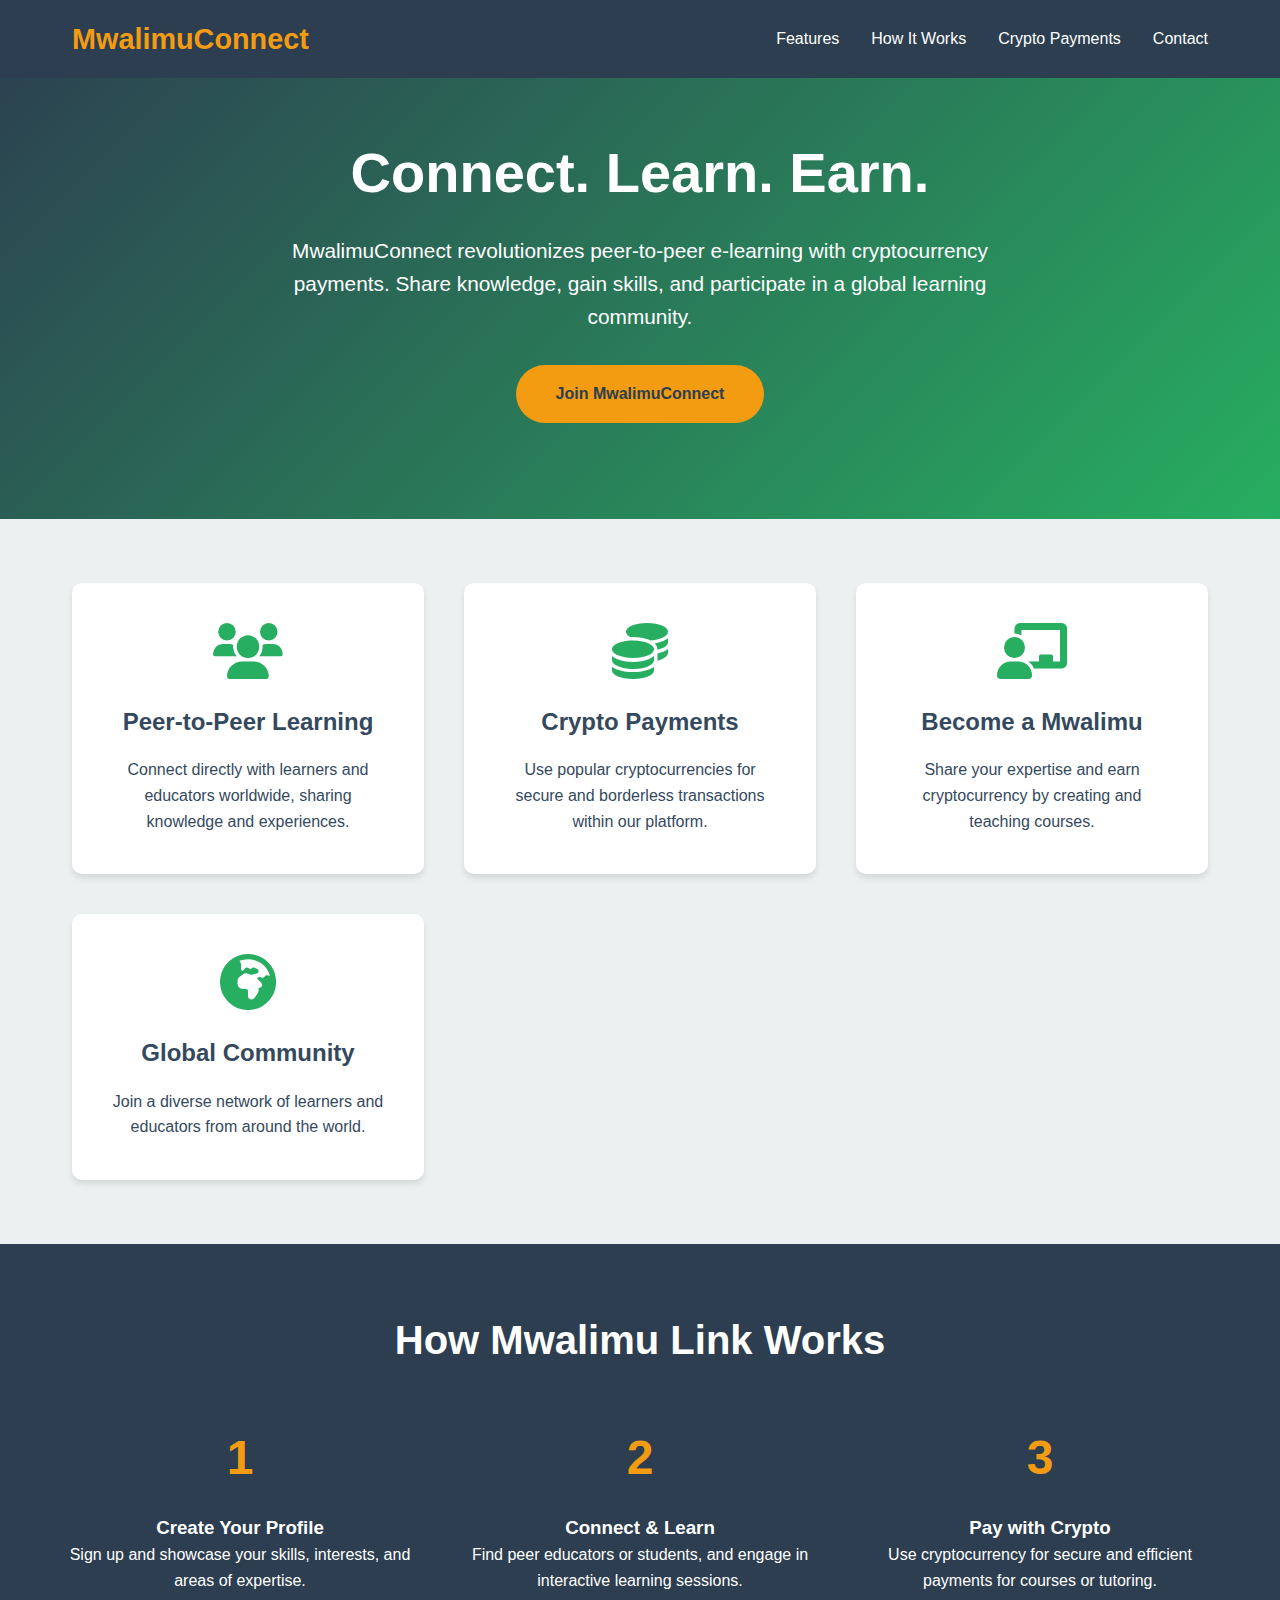
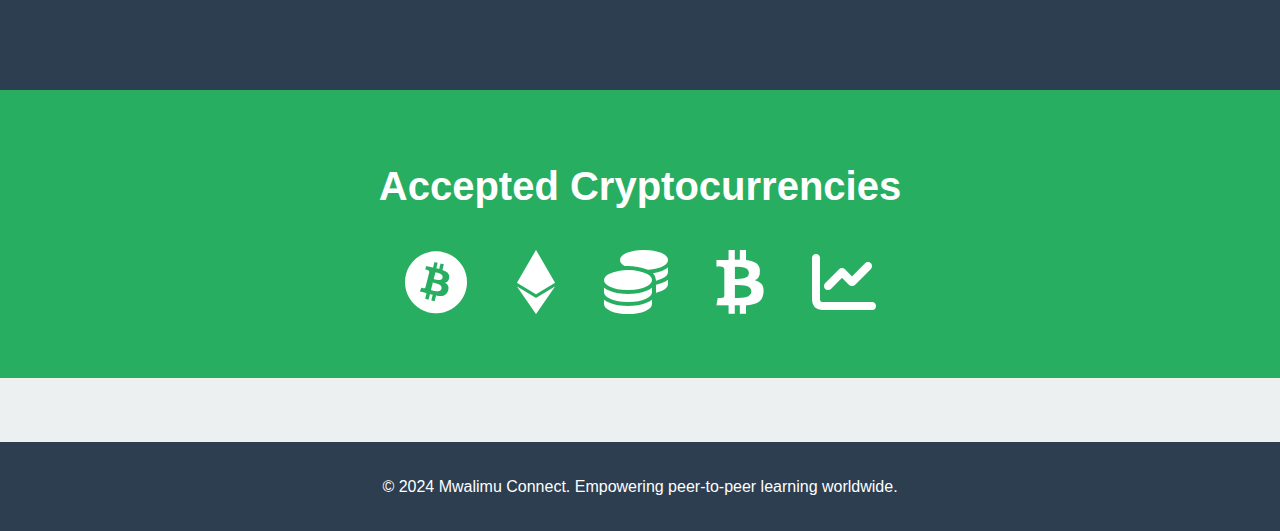
<file: templates/index.html>
<html><head><base href="https://mwalimulink.edu/">
<meta charset="UTF-8">
<meta name="viewport" content="width=device-width, initial-scale=1.0">
<title>Mwalimu Connect: Peer-to-Peer E-Learning with Crypto Payments</title>
<style>
  :root {
    --primary-color: #2c3e50;
    --secondary-color: #27ae60;
    --accent-color: #f39c12;
    --background-color: #ecf0f1;
    --text-color: #34495e;
  }

  * {
    margin: 0;
    padding: 0;
    box-sizing: border-box;
  }

  body {
    font-family: 'Lato', sans-serif;
    background-color: var(--background-color);
    color: var(--text-color);
    line-height: 1.6;
  }

  header {
    background-color: var(--primary-color);
    color: white;
    padding: 1rem 0;
    position: fixed;
    width: 100%;
    z-index: 1000;
  }

  nav {
    display: flex;
    justify-content: space-between;
    align-items: center;
    max-width: 1200px;
    margin: 0 auto;
    padding: 0 2rem;
  }

  .logo {
    font-size: 1.8rem;
    font-weight: bold;
    color: var(--accent-color);
  }

  .nav-links {
    display: flex;
    list-style: none;
  }

  .nav-links li {
    margin-left: 2rem;
  }

  .nav-links a {
    color: white;
    text-decoration: none;
    transition: color 0.3s ease;
  }

  .nav-links a:hover {
    color: var(--accent-color);
  }

  .hero {
    background: linear-gradient(135deg, var(--primary-color), var(--secondary-color));
    color: white;
    text-align: center;
    padding: 8rem 2rem 6rem;
  }

  .hero h1 {
    font-size: 3.5rem;
    margin-bottom: 1rem;
  }

  .hero p {
    font-size: 1.3rem;
    max-width: 700px;
    margin: 0 auto 2rem;
  }

  .cta-button {
    display: inline-block;
    background-color: var(--accent-color);
    color: var(--primary-color);
    padding: 1rem 2.5rem;
    border-radius: 50px;
    text-decoration: none;
    font-weight: bold;
    transition: transform 0.3s ease, box-shadow 0.3s ease;
  }

  .cta-button:hover {
    transform: translateY(-3px);
    box-shadow: 0 4px 10px rgba(0, 0, 0, 0.2);
  }

  .features {
    max-width: 1200px;
    margin: 4rem auto;
    padding: 0 2rem;
    display: grid;
    grid-template-columns: repeat(auto-fit, minmax(280px, 1fr));
    gap: 2.5rem;
  }

  .feature {
    background-color: white;
    border-radius: 10px;
    padding: 2.5rem;
    text-align: center;
    box-shadow: 0 4px 6px rgba(0, 0, 0, 0.1);
    transition: transform 0.3s ease;
  }

  .feature:hover {
    transform: translateY(-5px);
  }

  .feature i {
    font-size: 3.5rem;
    color: var(--secondary-color);
    margin-bottom: 1.5rem;
  }

  .feature h3 {
    margin-bottom: 1rem;
    font-size: 1.5rem;
  }

  .how-it-works {
    background-color: var(--primary-color);
    color: white;
    padding: 4rem 2rem;
    text-align: center;
  }

  .how-it-works h2 {
    margin-bottom: 3rem;
    font-size: 2.5rem;
  }

  .steps {
    display: flex;
    justify-content: space-around;
    max-width: 1200px;
    margin: 0 auto;
    flex-wrap: wrap;
  }

  .step {
    flex-basis: 30%;
    margin-bottom: 2rem;
  }

  .step-number {
    font-size: 3rem;
    font-weight: bold;
    color: var(--accent-color);
    margin-bottom: 1rem;
  }

  .cryptocurrencies {
    background-color: var(--secondary-color);
    color: white;
    padding: 4rem 2rem;
    text-align: center;
  }

  .cryptocurrencies h2 {
    margin-bottom: 2rem;
    font-size: 2.5rem;
  }

  .crypto-icons {
    display: flex;
    justify-content: center;
    gap: 3rem;
  }

  .crypto-icons i {
    font-size: 4rem;
  }

  footer {
    background-color: var(--primary-color);
    color: white;
    text-align: center;
    padding: 2rem;
    margin-top: 4rem;
  }

  @keyframes fadeInUp {
    from {
      opacity: 0;
      transform: translateY(20px);
    }
    to {
      opacity: 1;
      transform: translateY(0);
    }
  }

  .fade-in-up {
    animation: fadeInUp 1s ease-out;
  }
</style>
<link rel="stylesheet" href="https://cdnjs.cloudflare.com/ajax/libs/font-awesome/6.0.0-beta3/css/all.min.css">
</head>
<body>
  <header>
    <nav>
      <div class="logo">MwalimuConnect</div>
      <ul class="nav-links">
        <li><a href="#features">Features</a></li>
        <li><a href="#how-it-works">How It Works</a></li>
        <li><a href="#crypto">Crypto Payments</a></li>
        <li><a href="#contact">Contact</a></li>
      </ul>
    </nav>
  </header>

  <main>
    <section class="hero">
      <h1 class="fade-in-up">Connect. Learn. Earn.</h1>
      <p class="fade-in-up">MwalimuConnect revolutionizes peer-to-peer e-learning with cryptocurrency payments. Share knowledge, gain skills, and participate in a global learning community.</p>
      <a href="/templates/signup.html" action="/signup" method="get" class="cta-button fade-in-up">Join MwalimuConnect</a>
    </section>

    <section id="features" class="features">
      <div class="feature fade-in-up">
        <i class="fas fa-users"></i>
        <h3>Peer-to-Peer Learning</h3>
        <p>Connect directly with learners and educators worldwide, sharing knowledge and experiences.</p>
      </div>
      <div class="feature fade-in-up">
        <i class="fas fa-coins"></i>
        <h3>Crypto Payments</h3>
        <p>Use popular cryptocurrencies for secure and borderless transactions within our platform.</p>
      </div>
      <div class="feature fade-in-up">
        <i class="fas fa-chalkboard-teacher"></i>
        <h3>Become a Mwalimu</h3>
        <p>Share your expertise and earn cryptocurrency by creating and teaching courses.</p>
      </div>
      <div class="feature fade-in-up">
        <i class="fas fa-globe-africa"></i>
        <h3>Global Community</h3>
        <p>Join a diverse network of learners and educators from around the world.</p>
      </div>
    </section>

    <section id="how-it-works" class="how-it-works">
      <h2>How Mwalimu Link Works</h2>
      <div class="steps">
        <div class="step fade-in-up">
          <div class="step-number">1</div>
          <h3>Create Your Profile</h3>
          <p>Sign up and showcase your skills, interests, and areas of expertise.</p>
        </div>
        <div class="step fade-in-up">
          <div class="step-number">2</div>
          <h3>Connect & Learn</h3>
          <p>Find peer educators or students, and engage in interactive learning sessions.</p>
        </div>
        <div class="step fade-in-up">
          <div class="step-number">3</div>
          <h3>Pay with Crypto</h3>
          <p>Use cryptocurrency for secure and efficient payments for courses or tutoring.</p>
        </div>
      </div>
    </section>

    <section id="crypto" class="cryptocurrencies">
      <h2>Accepted Cryptocurrencies</h2>
      <div class="crypto-icons">
        <i class="fab fa-bitcoin" title="Bitcoin"></i>
        <i class="fab fa-ethereum" title="Ethereum"></i>
        <i class="fas fa-coins" title="Litecoin"></i>
        <i class="fab fa-btc" title="Bitcoin Cash"></i>
        <i class="fas fa-chart-line" title="Ripple"></i>
      </div>
    </section>
  </main>

  <footer>
    <p>&copy; 2024 Mwalimu Connect. Empowering peer-to-peer learning worldwide.</p>
  </footer>

  <script>
    document.addEventListener('DOMContentLoaded', (event) => {
      const observer = new IntersectionObserver((entries) => {
        entries.forEach(entry => {
          if (entry.isIntersecting) {
            entry.target.classList.add('fade-in-up');
          }
        });
      }, {
        threshold: 0.1
      });

      document.querySelectorAll('.feature, .step').forEach(element => {
        observer.observe(element);
      });
    });

    // Smooth scrolling for navigation links
    document.querySelectorAll('a[href^="#"]').forEach(anchor => {
      anchor.addEventListener('click', function (e) {
        e.preventDefault();

        document.querySelector(this.getAttribute('href')).scrollIntoView({
          behavior: 'smooth'
        });
      });
    });
  </script>
</body>
</html>
</file>
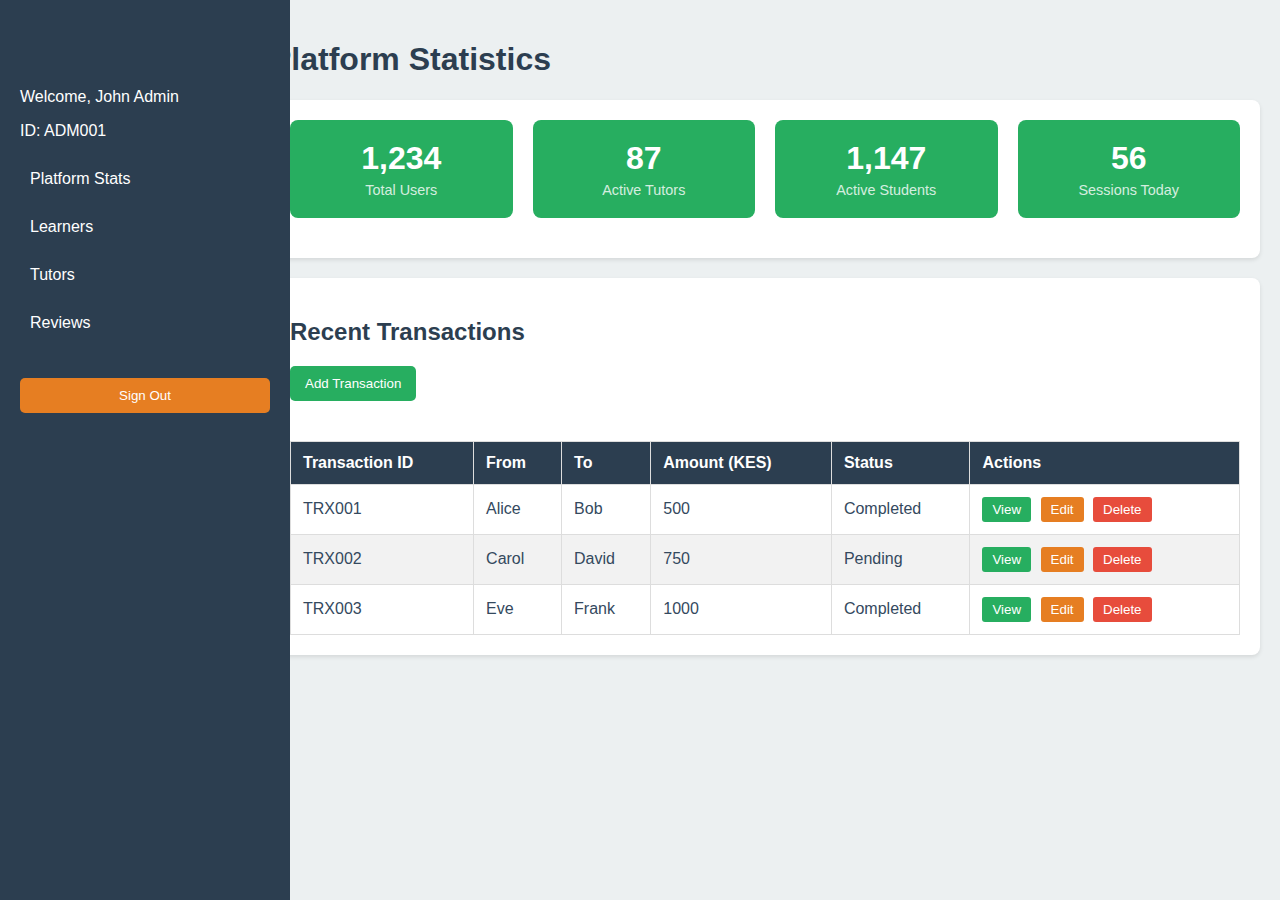
<file: templates/admin.html>
<html><head><base href="https://mwalimuconnect.com/admin/">
  <meta charset="UTF-8">
  <meta name="viewport" content="width=device-width, initial-scale=1.0">
  <title>Mwalimu Link: Admin Dashboard</title>
  <style>
    :root {
      --primary-color: #2c3e50;
      --secondary-color: #27ae60;
      --accent-color: #e67e22;
      --background-color: #ecf0f1;
      --text-color: #34495e;
      --delete-color: #e74c3c;
      --sidebar-width: 250px;
    }
    
    body {
      font-family: 'Roboto', Arial, sans-serif;
      margin: 0;
      padding: 0;
      background-color: var(--background-color);
      color: var(--text-color);
    }
    
    .container {
      display: flex;
      min-height: 100vh;
    }
    
    .sidebar {
      width: var(--sidebar-width);
      background-color: var(--primary-color);
      color: white;
      padding: 20px;
      position: fixed;
      height: 100vh;
      overflow-y: auto;
    }
    
    .main-content {
      flex-grow: 1;
      padding: 20px;
      margin-left: var(--sidebar-width);
    }
    
    .admin-info {
      margin-bottom: 20px;
    }
    
    .sidebar-nav {
      list-style-type: none;
      padding: 0;
    }
    
    .sidebar-nav li {
      margin-bottom: 10px;
    }
    
    .sidebar-nav a {
      color: white;
      text-decoration: none;
      display: block;
      padding: 10px;
      border-radius: 5px;
      transition: background-color 0.3s;
    }
    
    .sidebar-nav a:hover, .sidebar-nav a.active {
      background-color: rgba(255, 255, 255, 0.1);
    }
    
    .sign-out {
      background-color: var(--accent-color);
      color: white;
      border: none;
      padding: 10px 15px;
      cursor: pointer;
      border-radius: 5px;
      transition: background-color 0.3s;
      width: 100%;
      margin-top: 20px;
    }
    
    .sign-out:hover {
      background-color: #d35400;
    }
    
    h1, h2, h3 {
      color: var(--primary-color);
    }
    
    .dashboard-section {
      background-color: white;
      border-radius: 8px;
      padding: 20px;
      margin-bottom: 20px;
      box-shadow: 0 2px 4px rgba(0,0,0,0.1);
    }
    
    .stats-grid {
      display: grid;
      grid-template-columns: repeat(auto-fit, minmax(200px, 1fr));
      gap: 20px;
      margin-bottom: 20px;
    }
    
    .stat-card {
      background-color: var(--secondary-color);
      color: white;
      padding: 20px;
      border-radius: 8px;
      text-align: center;
      transition: transform 0.3s ease;
    }
    
    .stat-card:hover {
      transform: translateY(-5px);
    }
    
    .stat-card h3 {
      margin: 0;
      font-size: 2em;
      color: white;
    }
    
    .stat-card p {
      margin: 5px 0 0;
      font-size: 0.9em;
      opacity: 0.8;
    }
    
    table {
      width: 100%;
      border-collapse: collapse;
      margin-top: 20px;
    }
    
    th, td {
      border: 1px solid #ddd;
      padding: 12px;
      text-align: left;
    }
    
    th {
      background-color: var(--primary-color);
      color: white;
    }
    
    tr:nth-child(even) {
      background-color: #f2f2f2;
    }
    
    .action-btn {
      padding: 5px 10px;
      border: none;
      border-radius: 3px;
      cursor: pointer;
      transition: background-color 0.3s;
      margin-right: 5px;
    }
    
    .view-btn {
      background-color: var(--secondary-color);
      color: white;
    }
    
    .edit-btn {
      background-color: var(--accent-color);
      color: white;
    }
    
    .delete-btn {
      background-color: var(--delete-color);
      color: white;
    }
    
    .view-btn:hover, .edit-btn:hover, .delete-btn:hover {
      opacity: 0.8;
    }
    
    .add-btn {
      background-color: var(--secondary-color);
      color: white;
      padding: 10px 15px;
      border: none;
      border-radius: 5px;
      cursor: pointer;
      margin-bottom: 20px;
    }
    
    .modal {
      display: none;
      position: fixed;
      z-index: 1;
      left: 0;
      top: 0;
      width: 100%;
      height: 100%;
      overflow: auto;
      background-color: rgba(0,0,0,0.4);
    }
    
    .modal-content {
      background-color: #fefefe;
      margin: 15% auto;
      padding: 20px;
      border: 1px solid #888;
      width: 80%;
      max-width: 500px;
    }
    
    .close {
      color: #aaa;
      float: right;
      font-size: 28px;
      font-weight: bold;
    }
    
    .close:hover,
    .close:focus {
      color: black;
      text-decoration: none;
      cursor: pointer;
    }
    
    .form-group {
      margin-bottom: 15px;
    }
    
    .form-group label {
      display: block;
      margin-bottom: 5px;
    }
    
    .form-group input {
      width: 100%;
      padding: 8px;
      border: 1px solid #ddd;
      border-radius: 4px;
    }
    
    .submit-btn {
      background-color: var(--secondary-color);
      color: white;
      border: none;
      padding: 10px 15px;
      border-radius: 5px;
      cursor: pointer;
    }
    
    .blockchain-info {
      background-color: var(--accent-color);
      color: white;
      padding: 15px;
      border-radius: 8px;
      margin-top: 20px;
    }
    
    .blockchain-stats {
      display: flex;
      justify-content: space-between;
      margin-top: 10px;
    }
    
    .blockchain-stat {
      text-align: center;
    }
    
    .blockchain-stat p {
      margin: 0;
      font-size: 0.9em;
      opacity: 0.8;
    }
    
    .blockchain-stat span {
      font-size: 1.2em;
      font-weight: bold;
    }
  
    @keyframes pulse {
      0% {
        box-shadow: 0 0 0 0 rgba(230, 126, 34, 0.7);
      }
      70% {
        box-shadow: 0 0 0 10px rgba(230, 126, 34, 0);
      }
      100% {
        box-shadow: 0 0 0 0 rgba(230, 126, 34, 0);
      }
    }
  
    .pulse {
      animation: pulse 2s infinite;
    }
  </style>
  </head>
  <body>
    <div class="container">
      <div class="sidebar">
        <div class="admin-info">
          <h2>Admin Dashboard</h2>
          <p>Welcome, <span id="adminName">John Admin</span></p>
          <p>ID: <span id="adminId">ADM001</span></p>
        </div>
        <ul class="sidebar-nav">
          <li><a href="#" onclick="loadContent('platform-stats')">Platform Stats</a></li>
          <li><a href="/learners" onclick="loadContent('learners')">Learners</a></li>
          <li><a href="/tutors" onclick="loadContent('tutors')">Tutors</a></li>
          <li><a href="/reviews" onclick="loadContent('reviews')">Reviews</a></li>
        </ul>
        <button class="sign-out" onclick="signOut()">Sign Out</button>
      </div>
      <div class="main-content" id="main-content">
        <!-- Content will be loaded here dynamically -->
      </div>
    </div>
  
    <!-- Generic Modal for CRUD operations -->
    <div id="crudModal" class="modal">
      <div class="modal-content">
        <span class="close" onclick="closeModal()">&times;</span>
        <h2 id="modalTitle">Add/Edit Item</h2>
        <form id="crudForm">
          <!-- Form fields will be dynamically added here -->
        </form>
      </div>
    </div>
  
    <script>
      // Sample data for each section
      let transactions = [
        { id: "TRX001", from: "Alice", to: "Bob", amount: 500, status: "Completed" },
        { id: "TRX002", from: "Carol", to: "David", amount: 750, status: "Pending" },
        { id: "TRX003", from: "Eve", to: "Frank", amount: 1000, status: "Completed" },
      ];
  
      let learners = [
        { id: "L001", name: "John Doe", email: "john@example.com", coursesEnrolled: 3, joinDate: "2023-01-15" },
        { id: "L002", name: "Jane Smith", email: "jane@example.com", coursesEnrolled: 2, joinDate: "2023-02-20" },
        { id: "L003", name: "Bob Johnson", email: "bob@example.com", coursesEnrolled: 1, joinDate: "2023-03-10" },
      ];
  
      let tutors = [
        { id: "T001", name: "Alice Brown", email: "alice@example.com", subjects: "Math, Physics", joinDate: "2023-01-01", rating: 4.8 },
        { id: "T002", name: "Charlie Davis", email: "charlie@example.com", subjects: "Chemistry, Biology", joinDate: "2023-02-15", rating: 4.5 },
        { id: "T003", name: "Eva Wilson", email: "eva@example.com", subjects: "English, Literature", joinDate: "2023-03-05", rating: 4.9 },
      ];
  
      let reviews = [
        { id: "R001", student: "John Doe", tutor: "Alice Brown", rating: 5, comment: "Excellent tutor!", date: "2023-04-01" },
        { id: "R002", student: "Jane Smith", tutor: "Charlie Davis", rating: 4, comment: "Very helpful", date: "2023-04-05" },
        { id: "R003", student: "Bob Johnson", tutor: "Eva Wilson", rating: 5, comment: "Great experience", date: "2023-04-10" },
      ];
  
      function loadContent(page) {
        const mainContent = document.getElementById('main-content');
        let content = '';
        let data = [];
  
        switch(page) {
          case 'platform-stats':
            content = `
              <h1>Platform Statistics</h1>
              <div class="dashboard-section">
                <div class="stats-grid">
                  <div class="stat-card">
                    <h3 id="totalUsers">1,234</h3>
                    <p>Total Users</p>
                  </div>
                  <div class="stat-card">
                    <h3 id="activeTutors">87</h3>
                    <p>Active Tutors</p>
                  </div>
                  <div class="stat-card">
                    <h3 id="activeStudents">1,147</h3>
                    <p>Active Students</p>
                  </div>
                  <div class="stat-card pulse">
                    <h3 id="sessionsToday">56</h3>
                    <p>Sessions Today</p>
                  </div>
                </div>
              </div>
              <div class="dashboard-section">
                <h2>Recent Transactions</h2>
                <button class="add-btn" onclick="openModal('transaction')">Add Transaction</button>
                <table id="dataTable">
                  <thead>
                    <tr>
                      <th>Transaction ID</th>
                      <th>From</th>
                      <th>To</th>
                      <th>Amount (KES)</th>
                      <th>Status</th>
                      <th>Actions</th>
                    </tr>
                  </thead>
                  <tbody id="dataTableBody">
                    <!-- Transaction rows will be dynamically added here -->
                  </tbody>
                </table>
              </div>
            `;
            data = transactions;
            break;
          case 'learners':
            content = `
              <h1>Learners</h1>
              <div class="dashboard-section">
                <h2>Active Learners</h2>
                <button class="add-btn" onclick="openModal('learner')">Add Learner</button>
                <table id="dataTable">
                  <thead>
                    <tr>
                      <th>ID</th>
                      <th>Name</th>
                      <th>Email</th>
                      <th>Courses Enrolled</th>
                      <th>Join Date</th>
                      <th>Actions</th>
                    </tr>
                  </thead>
                  <tbody id="dataTableBody">
                    <!-- Learner rows will be dynamically added here -->
                  </tbody>
                </table>
              </div>
            `;
            data = learners;
            break;
          case 'tutors':
            content = `
              <h1>Tutors</h1>
              <div class="dashboard-section">
                <h2>Active Tutors</h2>
                <button class="add-btn" onclick="openModal('tutor')">Add Tutor</button>
                <table id="dataTable">
                  <thead>
                    <tr>
                      <th>ID</th>
                      <th>Name</th>
                      <th>Email</th>
                      <th>Subjects</th>
                      <th>Join Date</th>
                      <th>Rating</th>
                      <th>Actions</th>
                    </tr>
                  </thead>
                  <tbody id="dataTableBody">
                    <!-- Tutor rows will be dynamically added here -->
                  </tbody>
                </table>
              </div>
            `;
            data = tutors;
            break;
          case 'reviews':
            content = `
              <h1>Reviews</h1>
              <div class="dashboard-section">
                <h2>Recent Reviews</h2>
                <button class="add-btn" onclick="openModal('review')">Add Review</button>
                <table id="dataTable">
                  <thead>
                    <tr>
                      <th>ID</th>
                      <th>Student</th>
                      <th>Tutor</th>
                      <th>Rating</th>
                      <th>Comment</th>
                      <th>Date</th>
                      <th>Actions</th>
                    </tr>
                  </thead>
                  <tbody id="dataTableBody">
                    <!-- Review rows will be dynamically added here -->
                  </tbody>
                </table>
              </div>
            `;
            data = reviews;
            break;
        }
  
        mainContent.innerHTML = content;
        populateTable(data);
      }
  
      function populateTable(data) {
        const tableBody = document.getElementById('dataTableBody');
        tableBody.innerHTML = '';
        data.forEach((item, index) => {
          const row = tableBody.insertRow();
          Object.values(item).forEach(value => {
            const cell = row.insertCell();
            cell.textContent = value;
          });
          const actionCell = row.insertCell();
          actionCell.innerHTML = `
            <button class="action-btn view-btn" onclick="viewDetails(${index})">View</button>
            <button class="action-btn edit-btn" onclick="editItem(${index})">Edit</button>
            <button class="action-btn delete-btn" onclick="deleteItem(${index})">Delete</button>
          `;
        });
      }
  
      function viewDetails(index) {
        const currentPage = document.querySelector('.sidebar-nav a.active').textContent.toLowerCase();
        const item = getDataForCurrentPage()[index];
        alert(JSON.stringify(item, null, 2));
      }
  
      function editItem(index) {
        const currentPage = document.querySelector('.sidebar-nav a.active').textContent.toLowerCase();
        const item = getDataForCurrentPage()[index];
        openModal(currentPage, item);
      }
  
      function deleteItem(index) {
        if (confirm('Are you sure you want to delete this item?')) {
          const currentPage = document.querySelector('.sidebar-nav a.active').textContent.toLowerCase();
          const data = getDataForCurrentPage();
          data.splice(index, 1);
          populateTable(data);
        }
      }
  
      function getDataForCurrentPage() {
        const currentPage = document.querySelector('.sidebar-nav a.active').textContent.toLowerCase();
        switch(currentPage) {
          case 'platform stats':
            return transactions;
          case 'learners':
            return learners;
          case 'tutors':
            return tutors;
          case 'reviews':
            return reviews;
          default:
            return [];
        }
      }
  
      function openModal(type, item = null) {
        const modal = document.getElementById('crudModal');
        const form = document.getElementById('crudForm');
        const title = document.getElementById('modalTitle');
  
        modal.style.display = 'block';
        title.textContent = item ? `Edit ${type.charAt(0).toUpperCase() + type.slice(1)}` : `Add ${type.charAt(0).toUpperCase() + type.slice(1)}`;
  
        // Clear previous form fields
        form.innerHTML = '';
  
        // Add form fields based on the type
        let fields;
        switch(type) {
          case 'transaction':
            fields = ['id', 'from', 'to', 'amount', 'status'];
            break;
          case 'learner':
            fields = ['id', 'name', 'email', 'coursesEnrolled', 'joinDate'];
            break;
          case 'tutor':
            fields = ['id', 'name', 'email', 'subjects', 'joinDate', 'rating'];
            break;
          case 'review':
            fields = ['id', 'student', 'tutor', 'rating', 'comment', 'date'];
            break;
        }
  
        fields.forEach(field => {
          const formGroup = document.createElement('div');
          formGroup.className = 'form-group';
          
          const label = document.createElement('label');
          label.htmlFor = field;
          label.textContent = field.charAt(0).toUpperCase() + field.slice(1);
          
          const input = document.createElement('input');
          input.type = 'text';
          input.id = field;
          input.name = field;
          input.required = true;
          if (item) {
            input.value = item[field];
          }
          
          formGroup.appendChild(label);
          formGroup.appendChild(input);
          form.appendChild(formGroup);
        });
  
        const submitBtn = document.createElement('button');
        submitBtn.type = 'submit';
        submitBtn.className = 'submit-btn';
        submitBtn.textContent = 'Submit';
        form.appendChild(submitBtn);
  
        form.onsubmit = function(e) {
          e.preventDefault();
          const formData = new FormData(form);
          const newItem = {};
          for (let [key, value] of formData.entries()) {
            newItem[key] = value;
          }
  
          const data = getDataForCurrentPage();
          if (item) {
            const index = data.findIndex(i => i.id === item.id);
            if (index !== -1) {
              data[index] = newItem;
            }
          } else {
            data.push(newItem);
          }
  
          populateTable(data);
          closeModal();
        };
      }
  
      function closeModal() {
        const modal = document.getElementById('crudModal');
        modal.style.display = 'none';
      }
  
      function signOut() {
        if (confirm("Are you sure you want to sign out?")) {
          alert("You have been signed out.");
          window.location.href = "/logout";
        }
      }
  
      window.onload = function() {
        loadContent('platform-stats');
        document.querySelectorAll('.sidebar-nav a').forEach(link => {
          link.addEventListener('click', function() {
            document.querySelector('.sidebar-nav a.active')?.classList.remove('active');
            this.classList.add('active');
          });
        });
      }
  
      setInterval(() => {
        document.getElementById('totalUsers').textContent = Math.floor(Math.random() * 1000) + 1000;
        document.getElementById('activeTutors').textContent = Math.floor(Math.random() * 50) + 50;
        document.getElementById('activeStudents').textContent = Math.floor(Math.random() * 500) + 500;
        document.getElementById('sessionsToday').textContent = Math.floor(Math.random() * 30) + 30;
      }, 5000);
  
      window.onclick = function(event) {
        if (event.target.className === 'modal') {
          event.target.style.display = 'none';
        }
      }
    </script>
  </body>
  </html>
</file>
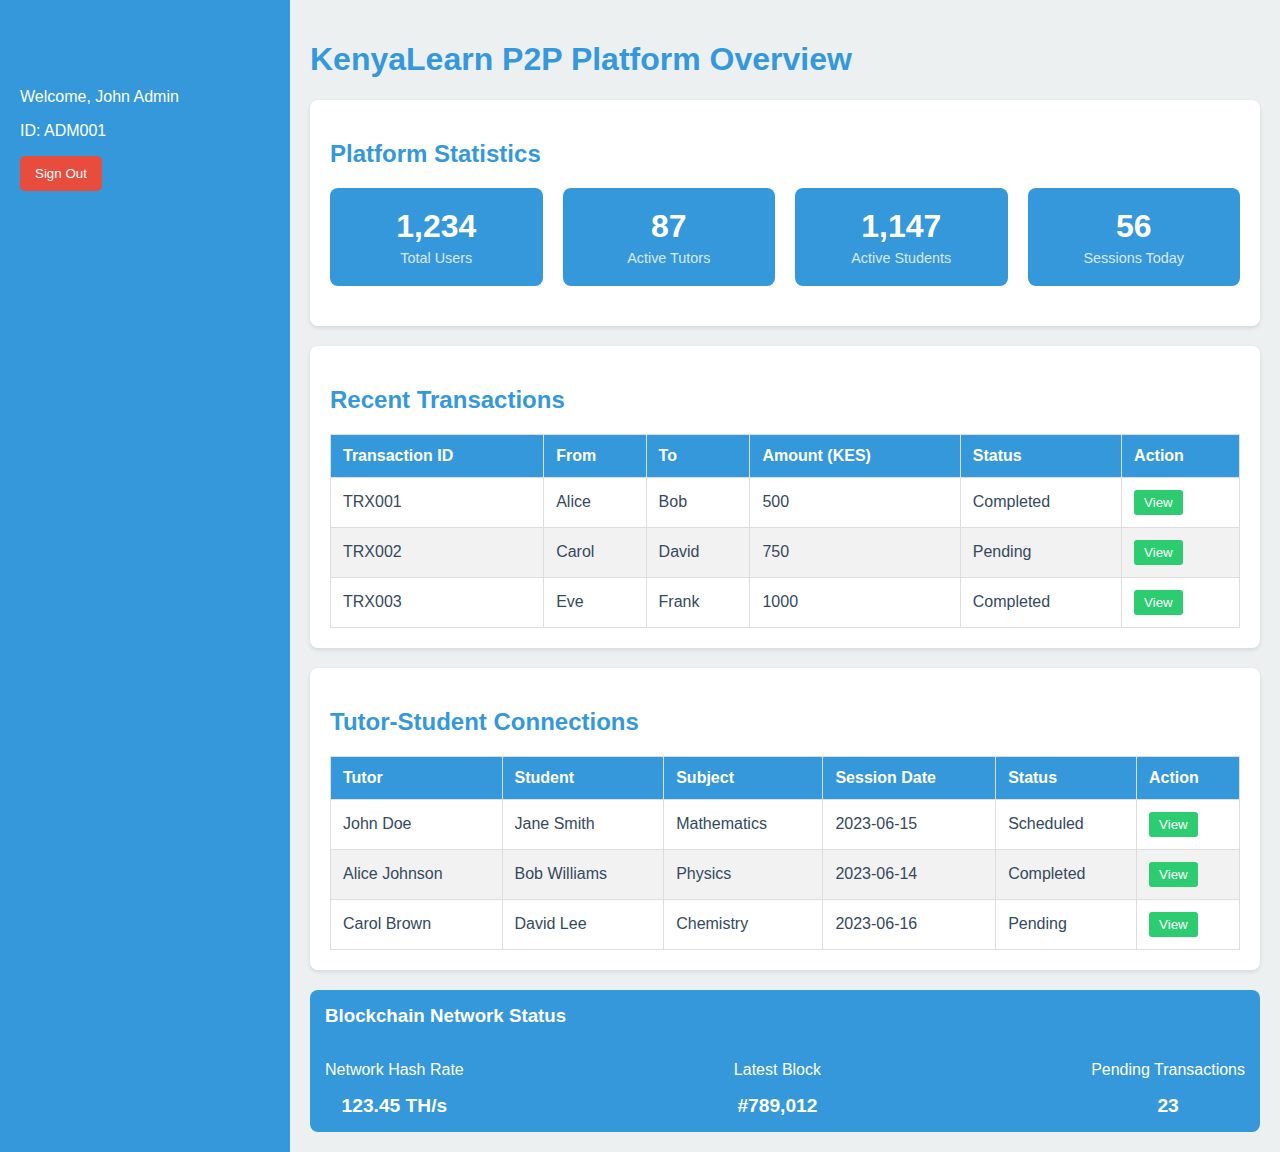
<file: templates/admin1.html>
<!DOCTYPE html>
<html>
<head>
<meta charset="UTF-8">
<meta name="viewport" content="width=device-width, initial-scale=1.0">
<link rel="stylesheet" href="/static/style/style.css">
<title>KenyaLearn: Admin Dashboard</title>
</head>
<body>
  <div class="container">
    <div class="sidebar">
      <div class="admin-info">
        <h2>Admin Dashboard</h2>
        <p>Welcome, <span id="adminName">John Admin</span></p>
        <p>ID: <span id="adminId">ADM001</span></p>
        <button class="sign-out" onclick="signOut()">Sign Out</button>
      </div>
    </div>
    <div class="main-content">
      <h1>KenyaLearn P2P Platform Overview</h1>
      
      <div class="dashboard-section">
        <h2>Platform Statistics</h2>
        <div class="stats-grid">
          <div class="stat-card">
            <h3 id="totalUsers">1,234</h3>
            <p>Total Users</p>
          </div>
          <div class="stat-card">
            <h3 id="activeTutors">87</h3>
            <p>Active Tutors</p>
          </div>
          <div class="stat-card">
            <h3 id="activeStudents">1,147</h3>
            <p>Active Students</p>
          </div>
          <div class="stat-card">
            <h3 id="sessionsToday">56</h3>
            <p>Sessions Today</p>
          </div>
        </div>
      </div>

      <div class="dashboard-section">
        <h2>Recent Transactions</h2>
        <table id="transactionsTable">
          <thead>
            <tr>
              <th>Transaction ID</th>
              <th>From</th>
              <th>To</th>
              <th>Amount (KES)</th>
              <th>Status</th>
              <th>Action</th>
            </tr>
          </thead>
          <tbody id="transactionsTableBody">
            <!-- Transaction rows will be dynamically added here -->
          </tbody>
        </table>
      </div>

      <div class="dashboard-section">
        <h2>Tutor-Student Connections</h2>
        <table id="connectionsTable">
          <thead>
            <tr>
              <th>Tutor</th>
              <th>Student</th>
              <th>Subject</th>
              <th>Session Date</th>
              <th>Status</th>
              <th>Action</th>
            </tr>
          </thead>
          <tbody id="connectionsTableBody">
            <!-- Connection rows will be dynamically added here -->
          </tbody>
        </table>
      </div>

      <div class="blockchain-info">
        <h3>Blockchain Network Status</h3>
        <div class="blockchain-stats">
          <div class="blockchain-stat">
            <p>Network Hash Rate</p>
            <span id="networkHashRate">123.45 TH/s</span>
          </div>
          <div class="blockchain-stat">
            <p>Latest Block</p>
            <span id="latestBlock">#789,012</span>
          </div>
          <div class="blockchain-stat">
            <p>Pending Transactions</p>
            <span id="pendingTransactions">23</span>
          </div>
        </div>
      </div>
    </div>
  </div>

  <script>
    // Sample data for transactions
    const transactions = [
      { id: "TRX001", from: "Alice", to: "Bob", amount: 500, status: "Completed" },
      { id: "TRX002", from: "Carol", to: "David", amount: 750, status: "Pending" },
      { id: "TRX003", from: "Eve", to: "Frank", amount: 1000, status: "Completed" },
    ];

    // Sample data for tutor-student connections
    const connections = [
      { tutor: "John Doe", student: "Jane Smith", subject: "Mathematics", date: "2023-06-15", status: "Scheduled" },
      { tutor: "Alice Johnson", student: "Bob Williams", subject: "Physics", date: "2023-06-14", status: "Completed" },
      { tutor: "Carol Brown", student: "David Lee", subject: "Chemistry", date: "2023-06-16", status: "Pending" },
    ];

    function populateTable(tableId, data) {
      const tableBody = document.getElementById(tableId);
      tableBody.innerHTML = '';
      data.forEach(item => {
        const row = tableBody.insertRow();
        Object.values(item).forEach(value => {
          const cell = row.insertCell();
          cell.textContent = value;
        });
        const actionCell = row.insertCell();
        const viewButton = document.createElement('button');
        viewButton.textContent = 'View';
        viewButton.className = 'action-btn view-btn';
        viewButton.onclick = () => viewDetails(item);
        actionCell.appendChild(viewButton);
      });
    }

    function viewDetails(item) {
      // Placeholder for viewing details
      console.log("Viewing details for:", item);
      alert(`Viewing details for ${item.id || item.tutor}`);
    }

    function signOut() {
      if (confirm("Are you sure you want to sign out?")) {
        alert("You have been signed out.");
        // Redirect to login page or perform other necessary actions
      }
    }

    // Populate tables on load
    window.onload = function() {
      populateTable('transactionsTableBody', transactions);
      populateTable('connectionsTableBody', connections);
    }

    // Simulating real-time updates
    setInterval(() => {
      document.getElementById('totalUsers').textContent = Math.floor(Math.random() * 1000) + 1000;
      document.getElementById('activeTutors').textContent = Math.floor(Math.random() * 50) + 50;
      document.getElementById('activeStudents').textContent = Math.floor(Math.random() * 500) + 500;
      document.getElementById('sessionsToday').textContent = Math.floor(Math.random() * 30) + 30;
      document.getElementById('networkHashRate').textContent = (Math.random() * 100 + 100).toFixed(2) + " TH/s";
      document.getElementById('latestBlock').textContent = "#" + (Math.floor(Math.random() * 1000) + 789000);
      document.getElementById('pendingTransactions').textContent = Math.floor(Math.random() * 20) + 10;
    }, 5000);
  </script>
</body></html>
</file>
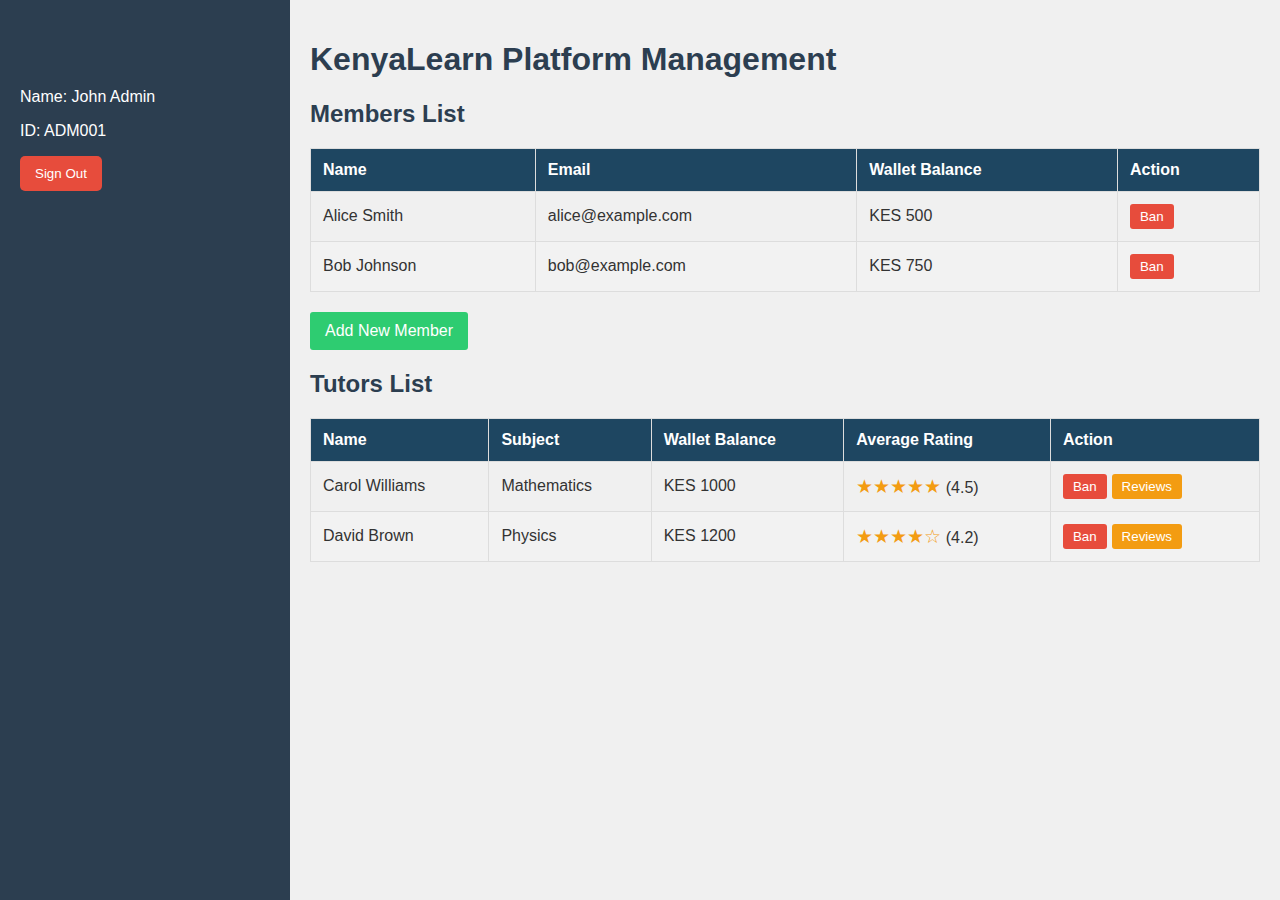
<file: templates/admin2.html>
<html><head><base href="https://kenyanp2plearning.com/admin/">
<meta charset="UTF-8">
<meta name="viewport" content="width=device-width, initial-scale=1.0">
<title>KenyaLearn: Enhanced Admin Dashboard</title>
<style>
  body {
    font-family: 'Segoe UI', Tahoma, Geneva, Verdana, sans-serif;
    margin: 0;
    padding: 0;
    background-color: #f0f0f0;
    color: #333;
  }
  .container {
    display: flex;
    min-height: 100vh;
  }
  .sidebar {
    width: 250px;
    background-color: #2c3e50;
    color: white;
    padding: 20px;
  }
  .main-content {
    flex-grow: 1;
    padding: 20px;
    overflow-y: auto;
  }
  .admin-info {
    margin-bottom: 20px;
  }
  .sign-out {
    background-color: #e74c3c;
    color: white;
    border: none;
    padding: 10px 15px;
    cursor: pointer;
    border-radius: 5px;
  }
  h1, h2 {
    color: #2c3e50;
  }
  table {
    width: 100%;
    border-collapse: collapse;
    margin-top: 20px;
  }
  th, td {
    border: 1px solid #ddd;
    padding: 12px;
    text-align: left;
  }
  th {
    background-color: #1e4661;
    color: white;
  }
  tr:nth-child(even) {
    background-color: #f2f2f2;
  }
  .action-btn {
    padding: 5px 10px;
    border: none;
    border-radius: 3px;
    cursor: pointer;
    margin-right: 5px;
  }
  .ban-btn {
    background-color: #e74c3c;
    color: white;
  }
  .review-btn {
    background-color: #f39c12;
    color: white;
  }
  .add-btn {
    background-color: #2ecc71;
    color: white;
    padding: 10px 15px;
    font-size: 16px;
    margin-top: 20px;
  }
  .modal {
    display: none;
    position: fixed;
    z-index: 1;
    left: 0;
    top: 0;
    width: 100%;
    height: 100%;
    overflow: auto;
    background-color: rgba(0,0,0,0.4);
  }
  .modal-content {
    background-color: #fefefe;
    margin: 15% auto;
    padding: 20px;
    border: 1px solid #888;
    width: 80%;
    max-width: 500px;
  }
  .close {
    color: #aaa;
    float: right;
    font-size: 28px;
    font-weight: bold;
    cursor: pointer;
  }
  .close:hover,
  .close:focus {
    color: black;
    text-decoration: none;
    cursor: pointer;
  }
  form {
    display: flex;
    flex-direction: column;
  }
  form input, form select {
    margin-bottom: 10px;
    padding: 5px;
  }
  .star-rating {
    color: #f39c12;
    font-size: 1.2em;
  }
</style>
</head>
<body>
  <div class="container">
    <div class="sidebar">
      <div class="admin-info">
        <h2>Admin Dashboard</h2>
        <p>Name: <span id="adminName">John Admin</span></p>
        <p>ID: <span id="adminId">ADM001</span></p>
        <button class="sign-out" onclick="signOut()">Sign Out</button>
      </div>
    </div>
    <div class="main-content">
      <h1>KenyaLearn Platform Management</h1>
      
      <h2>Members List</h2>
      <table id="membersTable">
        <thead>
          <tr>
            <th>Name</th>
            <th>Email</th>
            <th>Wallet Balance</th>
            <th>Action</th>
          </tr>
        </thead>
        <tbody id="membersTableBody">
          <!-- Member rows will be dynamically added here -->
        </tbody>
      </table>
      <button class="action-btn add-btn" onclick="showAddMemberModal()">Add New Member</button>

      <h2>Tutors List</h2>
      <table id="tutorsTable">
        <thead>
          <tr>
            <th>Name</th>
            <th>Subject</th>
            <th>Wallet Balance</th>
            <th>Average Rating</th>
            <th>Action</th>
          </tr>
        </thead>
        <tbody id="tutorsTableBody">
          <!-- Tutor rows will be dynamically added here -->
        </tbody>
      </table>
    </div>
  </div>

  <!-- Add Member Modal -->
  <div id="addMemberModal" class="modal">
    <div class="modal-content">
      <span class="close" onclick="closeModal('addMemberModal')">&times;</span>
      <h2>Add New Member</h2>
      <form id="addMemberForm">
        <input type="text" id="newMemberName" placeholder="Name" required>
        <input type="email" id="newMemberEmail" placeholder="Email" required>
        <select id="newMemberType">
          <option value="learner">Learner</option>
          <option value="tutor">Tutor</option>
        </select>
        <input type="text" id="newMemberSubject" placeholder="Subject (for tutors)" style="display:none;">
        <button type="submit" class="action-btn add-btn">Add Member</button>
      </form>
    </div>
  </div>

  <!-- Tutor Reviews Modal -->
  <div id="tutorReviewsModal" class="modal">
    <div class="modal-content">
      <span class="close" onclick="closeModal('tutorReviewsModal')">&times;</span>
      <h2>Tutor Reviews</h2>
      <div id="tutorReviewsContent"></div>
    </div>
  </div>

  <script>
    // Sample data
    let members = [
      { name: "Alice Smith", email: "alice@example.com", walletBalance: 500 },
      { name: "Bob Johnson", email: "bob@example.com", walletBalance: 750 },
    ];

    let tutors = [
      { name: "Carol Williams", subject: "Mathematics", walletBalance: 1000, averageRating: 4.5, reviews: [
        { student: "Alice Smith", rating: 5, comment: "Excellent tutor!" },
        { student: "Bob Johnson", rating: 4, comment: "Very helpful." }
      ]},
      { name: "David Brown", subject: "Physics", walletBalance: 1200, averageRating: 4.2, reviews: [
        { student: "Eve Davis", rating: 4, comment: "Good explanations." },
        { student: "Frank Wilson", rating: 5, comment: "Helped me improve a lot." }
      ]},
    ];

    function populateTable(tableId, data, isTutor = false) {
      const tableBody = document.getElementById(tableId);
      tableBody.innerHTML = '';
      data.forEach(item => {
        const row = tableBody.insertRow();
        row.insertCell(0).textContent = item.name;
        row.insertCell(1).textContent = isTutor ? item.subject : item.email;
        row.insertCell(2).textContent = `KES ${item.walletBalance}`;
        if (isTutor) {
          const ratingCell = row.insertCell(3);
          ratingCell.innerHTML = `<span class="star-rating">${'★'.repeat(Math.round(item.averageRating))}${'☆'.repeat(5 - Math.round(item.averageRating))}</span> (${item.averageRating.toFixed(1)})`;
        }
        const actionCell = row.insertCell(isTutor ? 4 : 3);
        const banButton = document.createElement('button');
        banButton.textContent = 'Ban';
        banButton.className = 'action-btn ban-btn';
        banButton.onclick = () => banUser(item.name, isTutor);
        actionCell.appendChild(banButton);
        if (isTutor) {
          const reviewButton = document.createElement('button');
          reviewButton.textContent = 'Reviews';
          reviewButton.className = 'action-btn review-btn';
          reviewButton.onclick = () => showTutorReviews(item);
          actionCell.appendChild(reviewButton);
        }
      });
    }

    function banUser(name, isTutor) {
      if (confirm(`Are you sure you want to ban ${name}?`)) {
        if (isTutor) {
          tutors = tutors.filter(tutor => tutor.name !== name);
          populateTable('tutorsTableBody', tutors, true);
        } else {
          members = members.filter(member => member.name !== name);
          populateTable('membersTableBody', members);
        }
        alert(`${name} has been banned.`);
      }
    }

    function signOut() {
      if (confirm("Are you sure you want to sign out?")) {
        alert("You have been signed out.");
        // Redirect to login page or perform other necessary actions
      }
    }

    function showAddMemberModal() {
      document.getElementById('addMemberModal').style.display = 'block';
    }

    function closeModal(modalId) {
      document.getElementById(modalId).style.display = 'none';
    }

    function showTutorReviews(tutor) {
      const modal = document.getElementById('tutorReviewsModal');
      const content = document.getElementById('tutorReviewsContent');
      content.innerHTML = `
        <h3>${tutor.name} - ${tutor.subject}</h3>
        <p>Average Rating: <span class="star-rating">${'★'.repeat(Math.round(tutor.averageRating))}${'☆'.repeat(5 - Math.round(tutor.averageRating))}</span> (${tutor.averageRating.toFixed(1)})</p>
        <h4>Reviews:</h4>
        <ul>
          ${tutor.reviews.map(review => `
            <li>
              <p><strong>${review.student}</strong> - <span class="star-rating">${'★'.repeat(review.rating)}${'☆'.repeat(5 - review.rating)}</span></p>
              <p>${review.comment}</p>
            </li>
          `).join('')}
        </ul>
      `;
      modal.style.display = 'block';
    }

    document.getElementById('newMemberType').addEventListener('change', function() {
      const subjectField = document.getElementById('newMemberSubject');
      subjectField.style.display = this.value === 'tutor' ? 'block' : 'none';
    });

    document.getElementById('addMemberForm').addEventListener('submit', function(e) {
      e.preventDefault();
      const name = document.getElementById('newMemberName').value;
      const email = document.getElementById('newMemberEmail').value;
      const type = document.getElementById('newMemberType').value;
      const subject = document.getElementById('newMemberSubject').value;

      if (type === 'tutor') {
        tutors.push({ name, subject, walletBalance: 0, averageRating: 0, reviews: [] });
        populateTable('tutorsTableBody', tutors, true);
      } else {
        members.push({ name, email, walletBalance: 0 });
        populateTable('membersTableBody', members);
      }

      closeModal('addMemberModal');
      this.reset();
      alert('New member added successfully!');
    });

    // Initial population of tables
    populateTable('membersTableBody', members);
    populateTable('tutorsTableBody', tutors, true);

    // Close modal when clicking outside of it
    window.onclick = function(event) {
      if (event.target.className === 'modal') {
        event.target.style.display = 'none';
      }
    }
  </script>
</body></html>
</file>
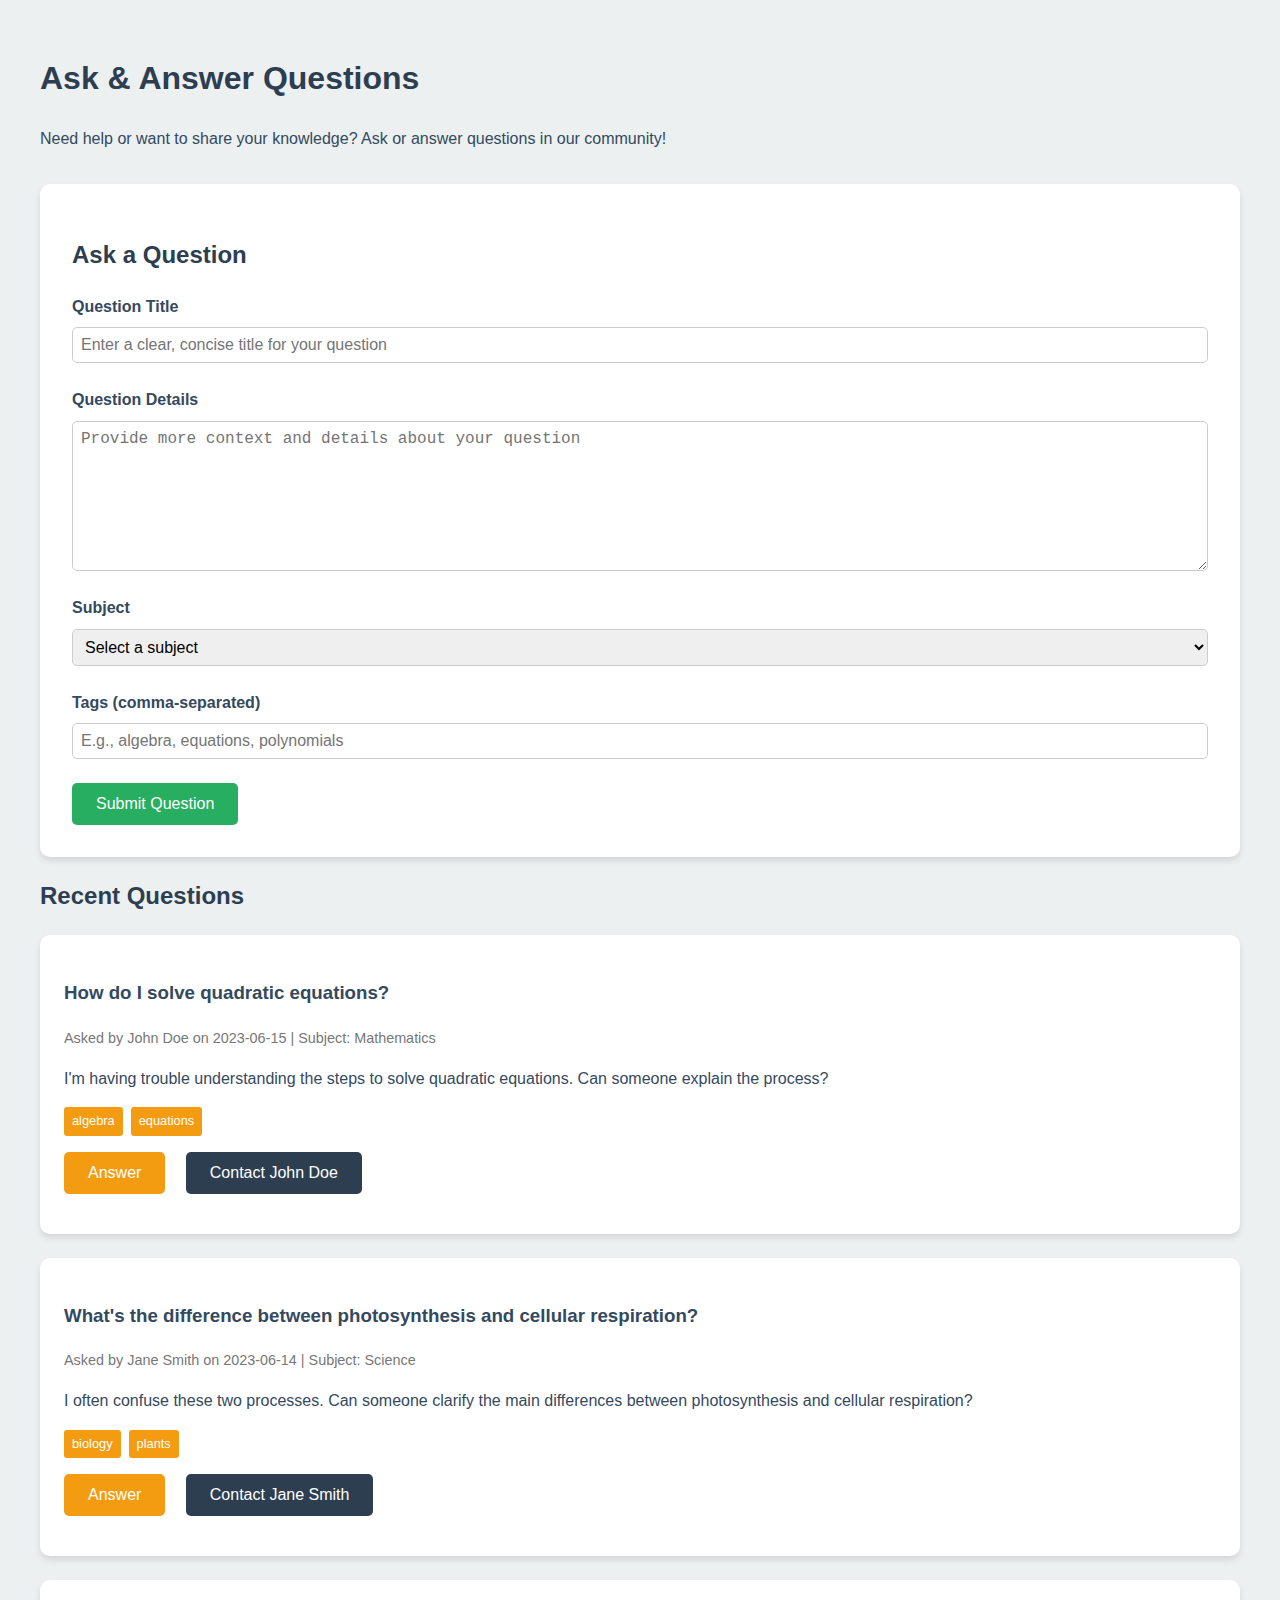
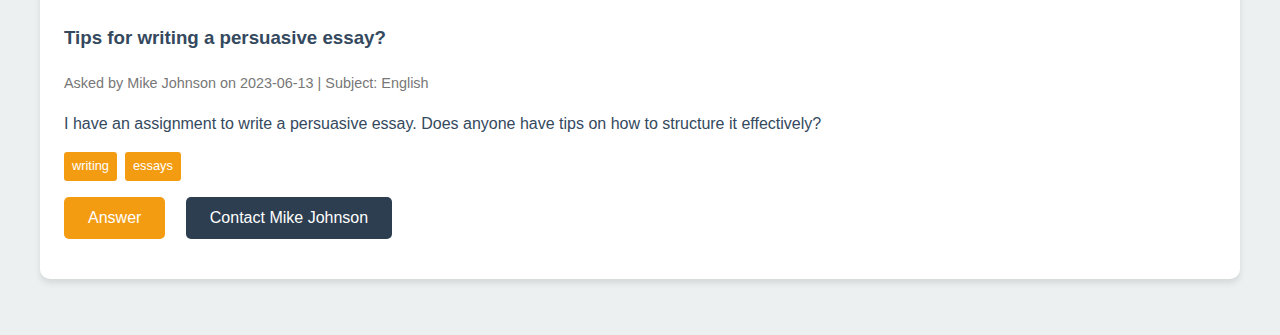
<file: templates/ask_ans_questions.html>
<html><head>
    <meta charset="UTF-8">
    <meta name="viewport" content="width=device-width, initial-scale=1.0">
    <title>MwalimuConnect: Ask & Answer Questions</title>
    <style>
        :root {
            --primary-color: #2c3e50;
            --secondary-color: #27ae60;
            --accent-color: #f39c12;
            --background-color: #ecf0f1;
            --text-color: #34495e;
        }
    
        body {
            font-family: 'Lato', sans-serif;
            background-color: var(--background-color);
            color: var(--text-color);
            line-height: 1.6;
            margin: 0;
            padding: 0;
        }
    
        .container {
            max-width: 1200px;
            margin: 0 auto;
            padding: 2rem;
        }
    
        header {
            background-color: var(--primary-color);
            color: white;
            padding: 1rem 0;
        }
    
        nav {
            display: flex;
            justify-content: space-between;
            align-items: center;
        }
    
        nav ul {
            display: flex;
            list-style-type: none;
        }
    
        nav ul li {
            margin-left: 1rem;
        }
    
        nav ul li a {
            color: white;
            text-decoration: none;
            transition: color 0.3s ease;
        }
    
        nav ul li a:hover {
            color: var(--accent-color);
        }
    
        h1, h2 {
            color: var(--primary-color);
        }
    
        .question-form, .answer-form {
            background-color: white;
            border-radius: 10px;
            box-shadow: 0 4px 6px rgba(0, 0, 0, 0.1);
            padding: 2rem;
            margin-top: 2rem;
        }
    
        .form-group {
            margin-bottom: 1.5rem;
        }
    
        label {
            display: block;
            margin-bottom: 0.5rem;
            font-weight: bold;
        }
    
        input[type="text"],
        textarea,
        select {
            width: 100%;
            padding: 0.5rem;
            border: 1px solid #ccc;
            border-radius: 5px;
            font-size: 1rem;
        }
    
        textarea {
            height: 150px;
        }
    
        .btn {
            display: inline-block;
            background-color: var(--secondary-color);
            color: white;
            padding: 0.75rem 1.5rem;
            border: none;
            border-radius: 5px;
            cursor: pointer;
            font-size: 1rem;
            transition: background-color 0.3s ease;
        }
    
        .btn:hover {
            background-color: #219653;
        }
    
        .question-card {
            background-color: white;
            border-radius: 10px;
            box-shadow: 0 4px 6px rgba(0, 0, 0, 0.1);
            padding: 1.5rem;
            margin-bottom: 1.5rem;
        }
    
        .question-meta {
            font-size: 0.9rem;
            color: #777;
            margin-bottom: 1rem;
        }
    
        .tag {
            display: inline-block;
            background-color: var(--accent-color);
            color: white;
            padding: 0.25rem 0.5rem;
            border-radius: 3px;
            font-size: 0.8rem;
            margin-right: 0.5rem;
        }
    
        .answer-button {
            background-color: var(--accent-color);
            margin-top: 1rem;
        }
    
        .contact-button {
            background-color: var(--primary-color);
            margin-top: 1rem;
            margin-left: 1rem;
        }
    
        .answers {
            margin-top: 1rem;
            padding-left: 1rem;
            border-left: 3px solid var(--secondary-color);
        }
    
        .answer {
            background-color: #f8f9fa;
            border-radius: 5px;
            padding: 1rem;
            margin-bottom: 1rem;
        }
    </style>
    </head>
    <body>
     
    
        <main class="container">
            <h1>Ask & Answer Questions</h1>
            <p>Need help or want to share your knowledge? Ask or answer questions in our community!</p>
    
            <form class="question-form" id="askQuestionForm">
                <h2>Ask a Question</h2>
                <div class="form-group">
                    <label for="questionTitle">Question Title</label>
                    <input type="text" id="questionTitle" name="questionTitle" required placeholder="Enter a clear, concise title for your question">
                </div>
                <div class="form-group">
                    <label for="questionBody">Question Details</label>
                    <textarea id="questionBody" name="questionBody" required placeholder="Provide more context and details about your question"></textarea>
                </div>
                <div class="form-group">
                    <label for="questionSubject">Subject</label>
                    <select id="questionSubject" name="questionSubject" required>
                        <option value="">Select a subject</option>
                        <option value="math">Mathematics</option>
                        <option value="science">Science</option>
                        <option value="english">English</option>
                        <option value="history">History</option>
                        <option value="geography">Geography</option>
                        <option value="other">Other</option>
                    </select>
                </div>
                <div class="form-group">
                    <label for="questionTags">Tags (comma-separated)</label>
                    <input type="text" id="questionTags" name="questionTags" placeholder="E.g., algebra, equations, polynomials">
                </div>
                <button type="submit" class="btn">Submit Question</button>
            </form>
    
            <section class="recent-questions">
                <h2>Recent Questions</h2>
                <div id="recentQuestionsList">
                    <!-- Recent questions will be dynamically added here -->
                </div>
            </section>
        </main>
    
        <script>
            // Sample data for recent questions
            const recentQuestions = [
                {
                    id: 1,
                    title: "How do I solve quadratic equations?",
                    body: "I'm having trouble understanding the steps to solve quadratic equations. Can someone explain the process?",
                    author: "John Doe",
                    date: "2023-06-15",
                    subject: "Mathematics",
                    tags: ["algebra", "equations"],
                    answers: []
                },
                {
                    id: 2,
                    title: "What's the difference between photosynthesis and cellular respiration?",
                    body: "I often confuse these two processes. Can someone clarify the main differences between photosynthesis and cellular respiration?",
                    author: "Jane Smith",
                    date: "2023-06-14",
                    subject: "Science",
                    tags: ["biology", "plants"],
                    answers: []
                },
                {
                    id: 3,
                    title: "Tips for writing a persuasive essay?",
                    body: "I have an assignment to write a persuasive essay. Does anyone have tips on how to structure it effectively?",
                    author: "Mike Johnson",
                    date: "2023-06-13",
                    subject: "English",
                    tags: ["writing", "essays"],
                    answers: []
                }
            ];
    
            // Function to display recent questions
            function displayRecentQuestions() {
                const recentQuestionsList = document.getElementById('recentQuestionsList');
                recentQuestionsList.innerHTML = '';
    
                recentQuestions.forEach(question => {
                    const questionCard = document.createElement('div');
                    questionCard.className = 'question-card';
                    questionCard.innerHTML = `
                        <h3>${question.title}</h3>
                        <div class="question-meta">
                            Asked by ${question.author} on ${question.date} | Subject: ${question.subject}
                        </div>
                        <p>${question.body.substring(0, 150)}${question.body.length > 150 ? '...' : ''}</p>
                        <div>
                            ${question.tags.map(tag => `<span class="tag">${tag}</span>`).join('')}
                        </div>
                        <button class="btn answer-button" onclick="showAnswerForm(${question.id})">Answer</button>
                        <button class="btn contact-button" onclick="contactUser('${question.author}')">Contact ${question.author}</button>
                        <div class="answers" id="answers-${question.id}">
                            ${question.answers.map(answer => `
                                <div class="answer">
                                    <p>${answer.body}</p>
                                    <div class="question-meta">Answered by ${answer.author} on ${answer.date}</div>
                                </div>
                            `).join('')}
                        </div>
                        <div id="answer-form-${question.id}" style="display: none;">
                            <form class="answer-form" onsubmit="submitAnswer(event, ${question.id})">
                                <textarea required placeholder="Type your answer here"></textarea>
                                <button type="submit" class="btn">Submit Answer</button>
                            </form>
                        </div>
                    `;
                    recentQuestionsList.appendChild(questionCard);
                });
            }
    
            // Display recent questions on page load
            displayRecentQuestions();
    
            // Handle form submission
            document.getElementById('askQuestionForm').addEventListener('submit', function(e) {
                e.preventDefault();
                
                // Get form values
                const title = document.getElementById('questionTitle').value;
                const body = document.getElementById('questionBody').value;
                const subject = document.getElementById('questionSubject').value;
                const tags = document.getElementById('questionTags').value.split(',').map(tag => tag.trim());
    
                // Create new question object
                const newQuestion = {
                    id: recentQuestions.length + 1,
                    title: title,
                    body: body,
                    author: "Current User", // Replace with actual user name
                    date: new Date().toISOString().split('T')[0],
                    subject: subject,
                    tags: tags,
                    answers: []
                };
    
                // Add new question to the list (in a real app, this would be sent to a server)
                recentQuestions.unshift(newQuestion);
    
                // Update the display
                displayRecentQuestions();
    
                // Clear the form
                this.reset();
    
                // Show success message (you can replace this with a more sophisticated notification)
                alert('Your question has been submitted successfully!');
            });
    
            function showAnswerForm(questionId) {
                const answerForm = document.getElementById(`answer-form-${questionId}`);
                answerForm.style.display = answerForm.style.display === 'none' ? 'block' : 'none';
            }
    
            function submitAnswer(event, questionId) {
                event.preventDefault();
                const form = event.target;
                const answerBody = form.querySelector('textarea').value;
                
                // Find the question and add the answer
                const question = recentQuestions.find(q => q.id === questionId);
                if (question) {
                    question.answers.push({
                        body: answerBody,
                        author: "Current User", // Replace with actual user name
                        date: new Date().toISOString().split('T')[0]
                    });
                    
                    // Update the display
                    displayRecentQuestions();
                    
                    // Clear the form and hide it
                    form.reset();
                    showAnswerForm(questionId);
                    
                    alert('Your answer has been submitted successfully!');
                }
            }
    
            function contactUser(username) {
                // In a real application, this would open a messaging interface or provide contact information
                alert(`Contacting ${username}. In a full implementation, this would open a messaging interface.`);
            }
        </script>
    </body></html>
</file>
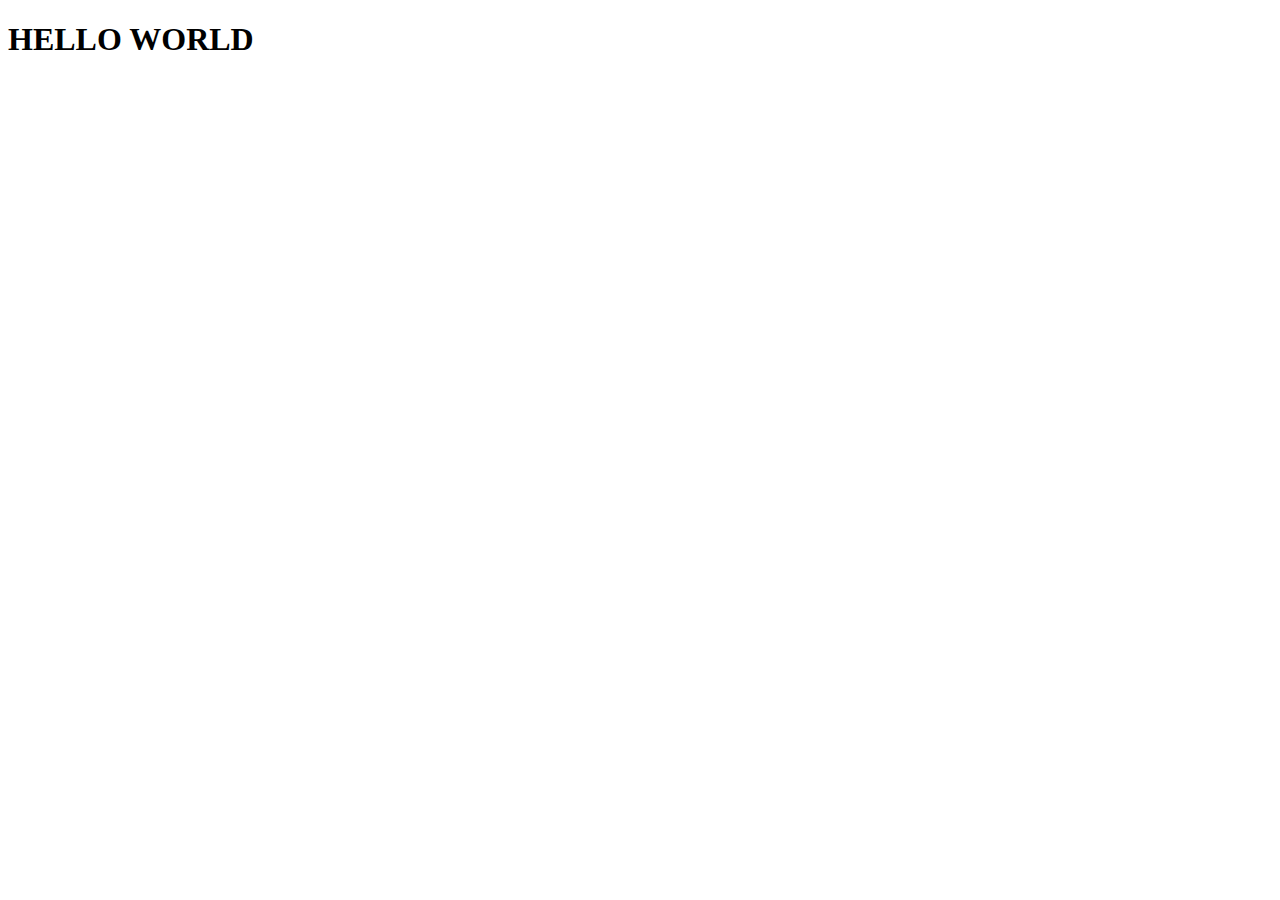
<file: templates/inde.html>
<!DOCTYPE html>
<html lang="en">
<head>
    <meta charset="UTF-8">
    <meta name="viewport" content="width=device-width, initial-scale=1.0">
    <title>Document</title>
</head>
<body>
    <h1>HELLO   WORLD</h1>
</body>
</html>
</file>
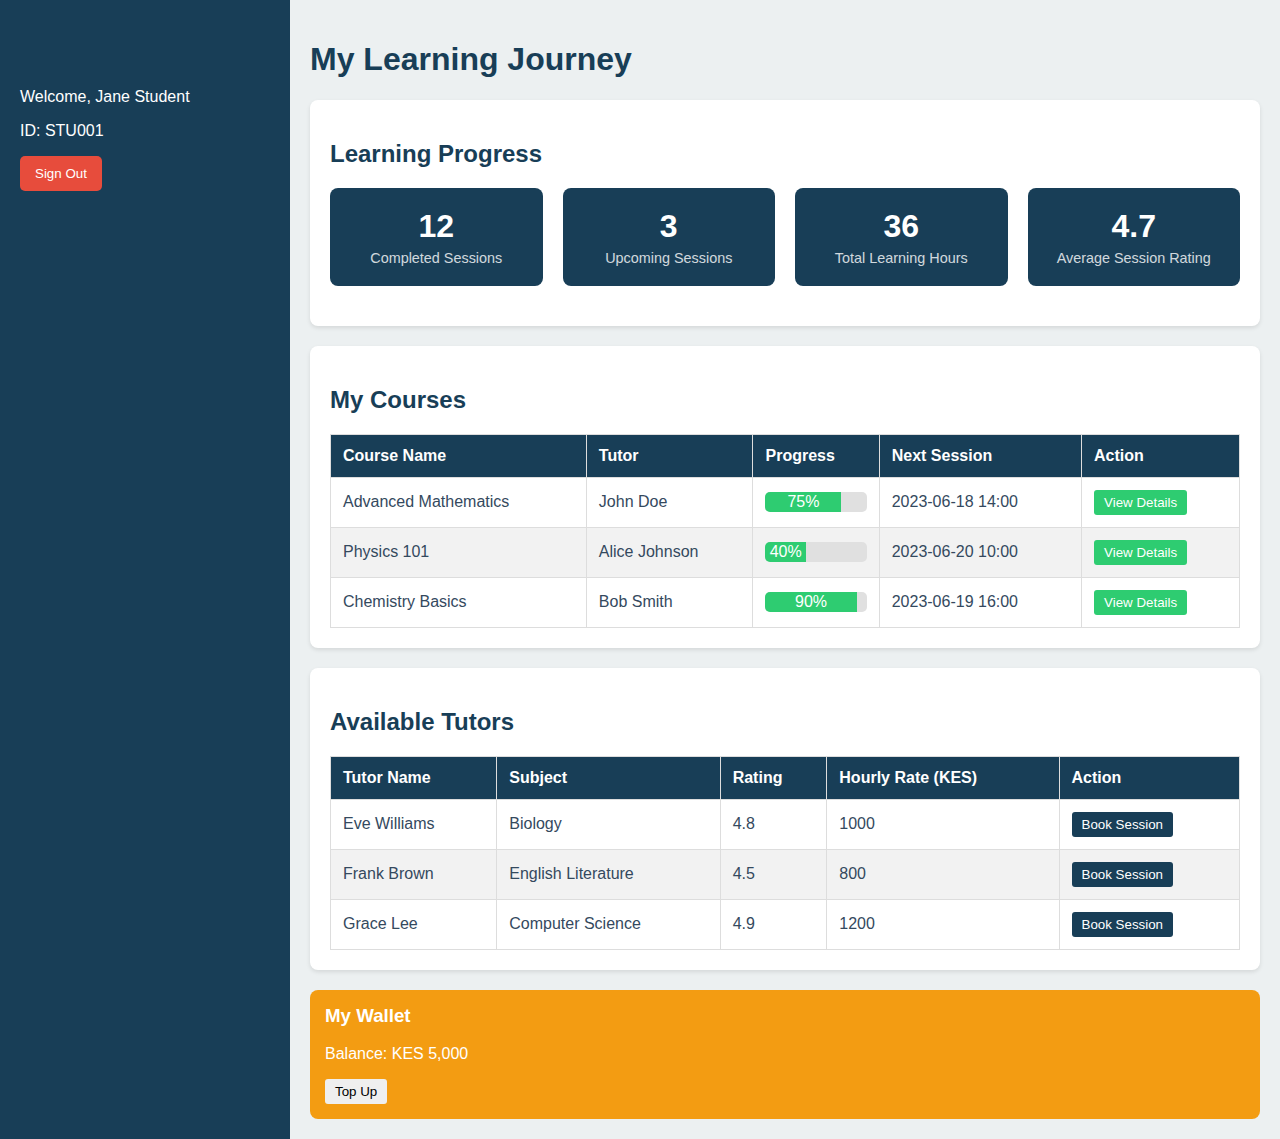
<file: templates/learner.html>
<html><head>
<meta charset="UTF-8">
<meta name="viewport" content="width=device-width, initial-scale=1.0">
<title>KenyaLearn: Learner Dashboard</title>
<style>
  :root {
    --primary-color: #183e57;
    --secondary-color: #2ecc71;
    --accent-color: #e74c3c;
    --background-color: #ecf0f1;
    --text-color: #34495e;
  }
  
  body {
    font-family: 'Segoe UI', Tahoma, Geneva, Verdana, sans-serif;
    margin: 0;
    padding: 0;
    background-color: var(--background-color);
    color: var(--text-color);
  }
  
  .container {
    display: flex;
    min-height: 100vh;
  }
  
  .sidebar {
    width: 250px;
    background-color: var(--primary-color);
    color: white;
    padding: 20px;
  }
  
  .main-content {
    flex-grow: 1;
    padding: 20px;
    overflow-y: auto;
  }
  
  .learner-info {
    margin-bottom: 20px;
  }
  
  .sign-out {
    background-color: var(--accent-color);
    color: white;
    border: none;
    padding: 10px 15px;
    cursor: pointer;
    border-radius: 5px;
    transition: background-color 0.3s;
  }
  
  .sign-out:hover {
    background-color: #c0392b;
  }
  
  h1, h2 {
    color: var(--primary-color);
  }
  
  .dashboard-section {
    background-color: white;
    border-radius: 8px;
    padding: 20px;
    margin-bottom: 20px;
    box-shadow: 0 2px 4px rgba(0,0,0,0.1);
  }
  
  .stats-grid {
    display: grid;
    grid-template-columns: repeat(auto-fit, minmax(200px, 1fr));
    gap: 20px;
    margin-bottom: 20px;
  }
  
  .stat-card {
    background-color: var(--primary-color);
    color: white;
    padding: 20px;
    border-radius: 8px;
    text-align: center;
  }
  
  .stat-card h3 {
    margin: 0;
    font-size: 2em;
  }
  
  .stat-card p {
    margin: 5px 0 0;
    font-size: 0.9em;
    opacity: 0.8;
  }
  
  table {
    width: 100%;
    border-collapse: collapse;
    margin-top: 20px;
  }
  
  th, td {
    border: 1px solid #ddd;
    padding: 12px;
    text-align: left;
  }
  
  th {
    background-color: var(--primary-color);
    color: white;
  }
  
  tr:nth-child(even) {
    background-color: #f2f2f2;
  }
  
  .action-btn {
    padding: 5px 10px;
    border: none;
    border-radius: 3px;
    cursor: pointer;
    transition: background-color 0.3s;
  }
  
  .view-btn {
    background-color: var(--secondary-color);
    color: white;
  }
  
  .view-btn:hover {
    background-color: #27ae60;
  }
  
  .book-btn {
    background-color: var(--primary-color);
    color: white;
  }
  
  .book-btn:hover {
    background-color: #2980b9;
  }
  
  .wallet-info {
    background-color: #f39c12;
    color: white;
    padding: 15px;
    border-radius: 8px;
    margin-top: 20px;
  }
  
  .wallet-info h3 {
    margin-top: 0;
  }
  
  .progress-bar {
    width: 100%;
    background-color: #e0e0e0;
    border-radius: 5px;
    overflow: hidden;
  }
  
  .progress {
    height: 20px;
    background-color: var(--secondary-color);
    text-align: center;
    line-height: 20px;
    color: white;
  }
</style>
</head>
<body>
  <div class="container">
    <div class="sidebar">
      <div class="learner-info">
        <h2>Learner Dashboard</h2>
        <p>Welcome, <span id="learnerName">Jane Student</span></p>
        <p>ID: <span id="learnerId">STU001</span></p>
        <button class="sign-out" onclick="signOut()">Sign Out</button>
      </div>
    </div>
    <div class="main-content">
      <h1>My Learning Journey</h1>
      
      <div class="dashboard-section">
        <h2>Learning Progress</h2>
        <div class="stats-grid">
          <div class="stat-card">
            <h3 id="completedSessions">12</h3>
            <p>Completed Sessions</p>
          </div>
          <div class="stat-card">
            <h3 id="upcomingSessions">3</h3>
            <p>Upcoming Sessions</p>
          </div>
          <div class="stat-card">
            <h3 id="totalHours">36</h3>
            <p>Total Learning Hours</p>
          </div>
          <div class="stat-card">
            <h3 id="averageRating">4.7</h3>
            <p>Average Session Rating</p>
          </div>
        </div>
      </div>

      <div class="dashboard-section">
        <h2>My Courses</h2>
        <table id="coursesTable">
          <thead>
            <tr>
              <th>Course Name</th>
              <th>Tutor</th>
              <th>Progress</th>
              <th>Next Session</th>
              <th>Action</th>
            </tr>
          </thead>
          <tbody id="coursesTableBody">
            <!-- Course rows will be dynamically added here -->
          </tbody>
        </table>
      </div>

      <div class="dashboard-section">
        <h2>Available Tutors</h2>
        <table id="tutorsTable">
          <thead>
            <tr>
              <th>Tutor Name</th>
              <th>Subject</th>
              <th>Rating</th>
              <th>Hourly Rate (KES)</th>
              <th>Action</th>
            </tr>
          </thead>
          <tbody id="tutorsTableBody">
            <!-- Tutor rows will be dynamically added here -->
          </tbody>
        </table>
      </div>

      <div class="wallet-info">
        <h3>My Wallet</h3>
        <p>Balance: <span id="walletBalance">KES 5,000</span></p>
        <button class="action-btn" onclick="topUpWallet()">Top Up</button>
      </div>
    </div>
  </div>

  <script>
    // Sample data for courses
    const courses = [
      { name: "Advanced Mathematics", tutor: "John Doe", progress: 75, nextSession: "2023-06-18 14:00" },
      { name: "Physics 101", tutor: "Alice Johnson", progress: 40, nextSession: "2023-06-20 10:00" },
      { name: "Chemistry Basics", tutor: "Bob Smith", progress: 90, nextSession: "2023-06-19 16:00" },
    ];

    // Sample data for tutors
    const tutors = [
      { name: "Eve Williams", subject: "Biology", rating: 4.8, rate: 1000 },
      { name: "Frank Brown", subject: "English Literature", rating: 4.5, rate: 800 },
      { name: "Grace Lee", subject: "Computer Science", rating: 4.9, rate: 1200 },
    ];

    function populateCoursesTable() {
      const tableBody = document.getElementById('coursesTableBody');
      tableBody.innerHTML = '';
      courses.forEach(course => {
        const row = tableBody.insertRow();
        row.insertCell(0).textContent = course.name;
        row.insertCell(1).textContent = course.tutor;
        const progressCell = row.insertCell(2);
        progressCell.innerHTML = `
          <div class="progress-bar">
            <div class="progress" style="width: ${course.progress}%">${course.progress}%</div>
          </div>
        `;
        row.insertCell(3).textContent = course.nextSession;
        const actionCell = row.insertCell(4);
        const viewButton = document.createElement('button');
        viewButton.textContent = 'View Details';
        viewButton.className = 'action-btn view-btn';
        viewButton.onclick = () => viewCourseDetails(course);
        actionCell.appendChild(viewButton);
      });
    }

    function populateTutorsTable() {
      const tableBody = document.getElementById('tutorsTableBody');
      tableBody.innerHTML = '';
      tutors.forEach(tutor => {
        const row = tableBody.insertRow();
        row.insertCell(0).textContent = tutor.name;
        row.insertCell(1).textContent = tutor.subject;
        row.insertCell(2).textContent = tutor.rating;
        row.insertCell(3).textContent = tutor.rate;
        const actionCell = row.insertCell(4);
        const bookButton = document.createElement('button');
        bookButton.textContent = 'Book Session';
        bookButton.className = 'action-btn book-btn';
        bookButton.onclick = () => bookSession(tutor);
        actionCell.appendChild(bookButton);
      });
    }

    function viewCourseDetails(course) {
      alert(`Viewing details for ${course.name}`);
      // Implement course details view
    }

    function bookSession(tutor) {
      alert(`Booking a session with ${tutor.name}`);
      // Implement booking functionality
    }

    function signOut() {
      if (confirm("Are you sure you want to sign out?")) {
        alert("You have been signed out.");
        // Redirect to login page or perform other necessary actions
      }
    }

    function topUpWallet() {
      const amount = prompt("Enter the amount to top up (KES):");
      if (amount) {
        alert(`Successfully topped up KES ${amount}`);
        // Implement actual top-up functionality
        updateWalletBalance(amount);
      }
    }

    function updateWalletBalance(amount) {
      const balanceElement = document.getElementById('walletBalance');
      const currentBalance = parseInt(balanceElement.textContent.replace('KES ', ''));
      const newBalance = currentBalance + parseInt(amount);
      balanceElement.textContent = `KES ${newBalance}`;
    }

    // Populate tables on load
    window.onload = function() {
      populateCoursesTable();
      populateTutorsTable();
    }

    // Simulating real-time updates
    setInterval(() => {
      document.getElementById('completedSessions').textContent = Math.floor(Math.random() * 5) + 10;
      document.getElementById('upcomingSessions').textContent = Math.floor(Math.random() * 3) + 1;
      document.getElementById('totalHours').textContent = Math.floor(Math.random() * 10) + 30;
      document.getElementById('averageRating').textContent = (Math.random() * 0.5 + 4.5).toFixed(1);
    }, 5000);
  </script>
</body></html>
</file>
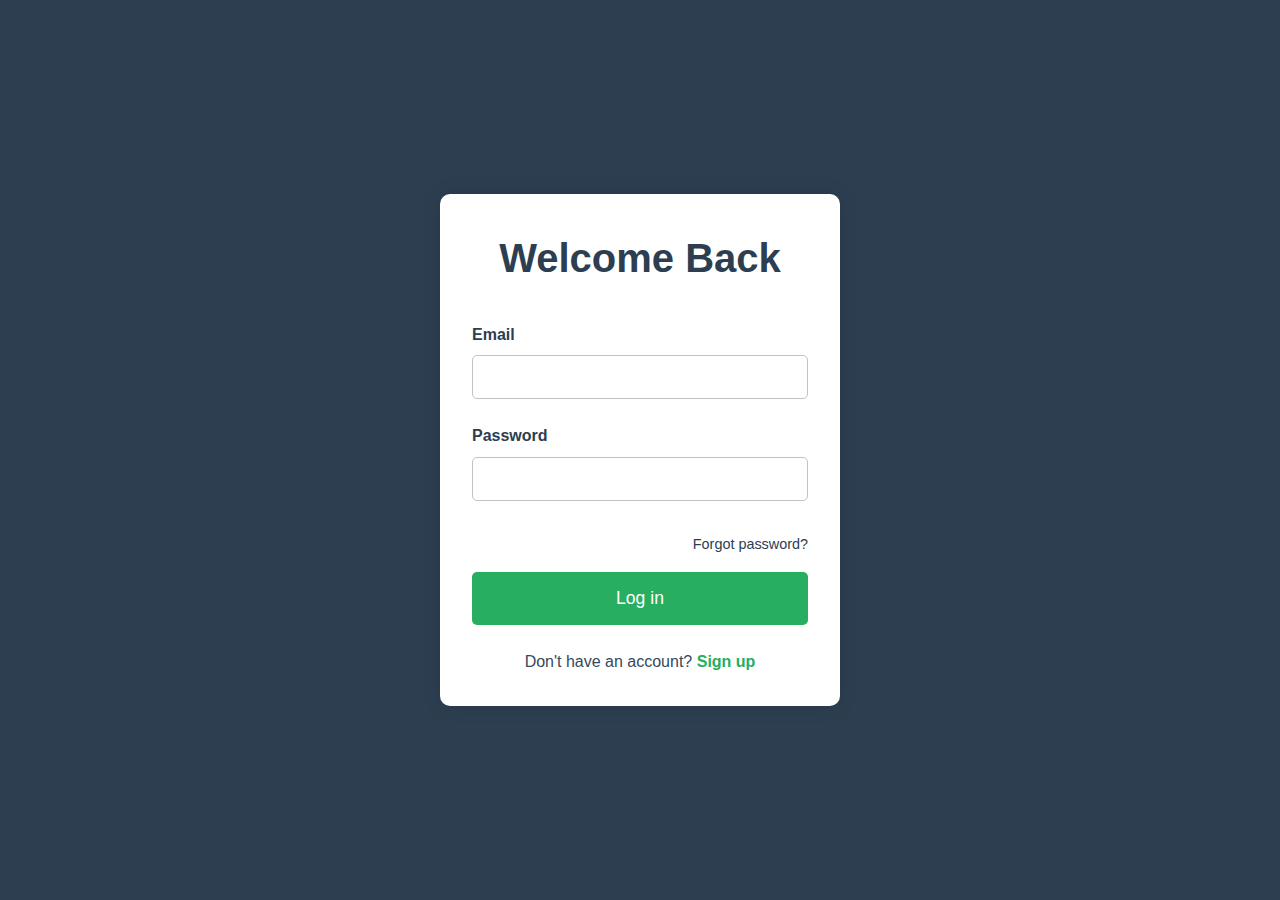
<file: templates/login.html>
<html><head>
    <meta charset="UTF-8">
    <meta name="viewport" content="width=device-width, initial-scale=1.0">
    <title>Mwalimu Link: Login</title>
    <style>
      :root {
        --primary-color: #2c3e50;
        --secondary-color: #27ae60;
        --accent-color: #f39c12;
        --background-color: #ecf0f1;
        --text-color: #34495e;
        --input-bg: #fff;
        --input-border: #bdc3c7;
      }
    
      * {
        margin: 0;
        padding: 0;
        box-sizing: border-box;
      }
    
      body {
        font-family: 'Lato', sans-serif;
        background-color: var(--primary-color);
        color: var(--text-color);
        line-height: 1.6;
        display: flex;
        justify-content: center;
        align-items: center;
        min-height: 100vh;
        padding: 2rem;
      }
    
      .login-container {
        background-color: #fff;
        border-radius: 10px;
        box-shadow: 0 0 20px rgba(0, 0, 0, 0.1);
        padding: 2rem;
        width: 100%;
        max-width: 400px;
      }
    
      h1 {
        color: var(--primary-color);
        text-align: center;
        margin-bottom: 2rem;
        font-size: 2.5rem;
      }
    
      form {
        display: flex;
        flex-direction: column;
      }
    
      .form-group {
        margin-bottom: 1.5rem;
      }
    
      label {
        display: block;
        margin-bottom: 0.5rem;
        color: var(--primary-color);
        font-weight: bold;
      }
    
      input {
        width: 100%;
        padding: 0.75rem;
        border: 1px solid var(--input-border);
        border-radius: 5px;
        font-size: 1rem;
        transition: border-color 0.3s ease;
      }
    
      input:focus {
        outline: none;
        border-color: var(--secondary-color);
      }
    
      button {
        background-color: var(--secondary-color);
        color: white;
        border: none;
        padding: 1rem;
        border-radius: 5px;
        font-size: 1.1rem;
        cursor: pointer;
        transition: background-color 0.3s ease;
        margin-top: 1rem;
      }
    
      button:hover {
        background-color: #219653;
      }
    
      .forgot-password {
        text-align: right;
        margin-top: 0.5rem;
      }
    
      .forgot-password a {
        color: var(--primary-color);
        text-decoration: none;
        font-size: 0.9rem;
      }
    
      .forgot-password a:hover {
        text-decoration: underline;
      }
    
      .signup-link {
        text-align: center;
        margin-top: 1.5rem;
      }
    
      .signup-link a {
        color: var(--secondary-color);
        text-decoration: none;
        font-weight: bold;
      }
    
      .signup-link a:hover {
        text-decoration: underline;
      }
    
      @keyframes fadeIn {
        from { opacity: 0; transform: translateY(-10px); }
        to { opacity: 1; transform: translateY(0); }
      }
    
      .login-container {
        animation: fadeIn 0.5s ease-out;
      }
    </style>
    </head>
    <body>
      <div class="login-container">
        <h1>Welcome Back</h1>
        
        <form method="post" action="/login">
          <div class="form-group">
            <label for="email">Email</label>
            <input type="email" name="email" id="email" required>
          </div>
          
          <div class="form-group">
            <label for="password">Password</label>
            <input type="password" name="password" id="password" required>
          </div>
          
          <div class="forgot-password">
            <a href="/forgot-password">Forgot password?</a>
          </div>
          
          <button type="submit">Log in</button>
        </form>
        
        <div class="signup-link">
          <p>Don't have an account? <a href="/signup">Sign up</a></p>
        </div>
      </div>
    
      <script>
        document.addEventListener('DOMContentLoaded', function() {
          const form = document.querySelector('form');
          form.addEventListener('submit', function(event) {
            event.preventDefault();
            
            const email = document.getElementById('email').value;
            const password = document.getElementById('password').value;
            
            // Here you would typically send the login data to your server
            // For demonstration, we'll just log it to the console
            console.log('Login attempt:', { email, password });
            
            // Simulate a successful login
            alert('Login successful! Welcome to Mwalimu Link.');
          });
        });
      </script>
    </body>
    </html>
</file>
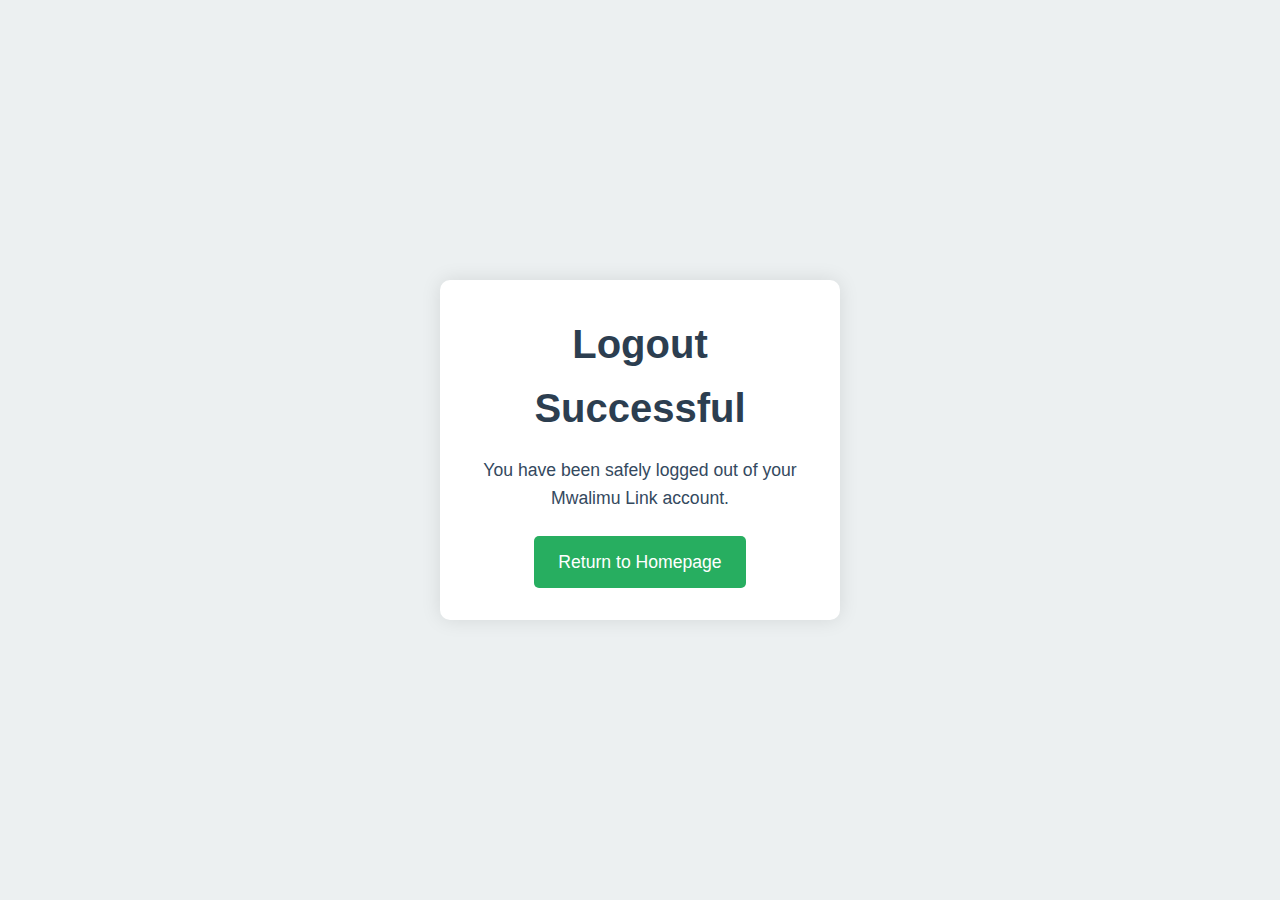
<file: templates/logout.html>
<html><head><base href="https://mwalimulink.edu/logout">
	<meta charset="UTF-8">
	<meta name="viewport" content="width=device-width, initial-scale=1.0">
	<title>Mwalimu Link: Logout</title>
	<style>
	  :root {
		--primary-color: #2c3e50;
		--secondary-color: #27ae60;
		--accent-color: #f39c12;
		--background-color: #ecf0f1;
		--text-color: #34495e;
	  }
	
	  * {
		margin: 0;
		padding: 0;
		box-sizing: border-box;
	  }
	
	  body {
		font-family: 'Lato', sans-serif;
		background-color: var(--background-color);
		color: var(--text-color);
		line-height: 1.6;
		display: flex;
		justify-content: center;
		align-items: center;
		min-height: 100vh;
		padding: 2rem;
	  }
	
	  .logout-container {
		background-color: #fff;
		border-radius: 10px;
		box-shadow: 0 0 20px rgba(0, 0, 0, 0.1);
		padding: 2rem;
		width: 100%;
		max-width: 400px;
		text-align: center;
	  }
	
	  h1 {
		color: var(--primary-color);
		margin-bottom: 1rem;
		font-size: 2.5rem;
	  }
	
	  p {
		margin-bottom: 1.5rem;
		font-size: 1.1rem;
	  }
	
	  .btn {
		display: inline-block;
		background-color: var(--secondary-color);
		color: white;
		text-decoration: none;
		padding: 0.75rem 1.5rem;
		border-radius: 5px;
		font-size: 1.1rem;
		transition: background-color 0.3s ease;
	  }
	
	  .btn:hover {
		background-color: #219653;
	  }
	
	  @keyframes fadeIn {
		from { opacity: 0; transform: translateY(-10px); }
		to { opacity: 1; transform: translateY(0); }
	  }
	
	  .logout-container {
		animation: fadeIn 0.5s ease-out;
	  }
	</style>
	</head>
	<body>
	  <div class="logout-container">
		<h1>Logout Successful</h1>
		<p>You have been safely logged out of your Mwalimu Link account.</p>
		<a href="/" class="btn">Return to Homepage</a>
	  </div>
	
	  <script>
		document.addEventListener('DOMContentLoaded', function() {
		  // Clear any stored session data
		  localStorage.removeItem('mwalimulink_session');
		  sessionStorage.removeItem('mwalimulink_session');
	
		  // You might want to make an API call to invalidate the session on the server
		  // This is a placeholder for that functionality
		  fetch('/api/logout', { method: 'POST' })
			.then(response => response.json())
			.then(data => console.log('Logout API response:', data))
			.catch(error => console.error('Error:', error));
	
		  // Redirect to homepage after 5 seconds
		  setTimeout(() => {
			window.location.href = '/';
		  }, 5000);
		});
	  </script>
	</body>
	</html>
</file>
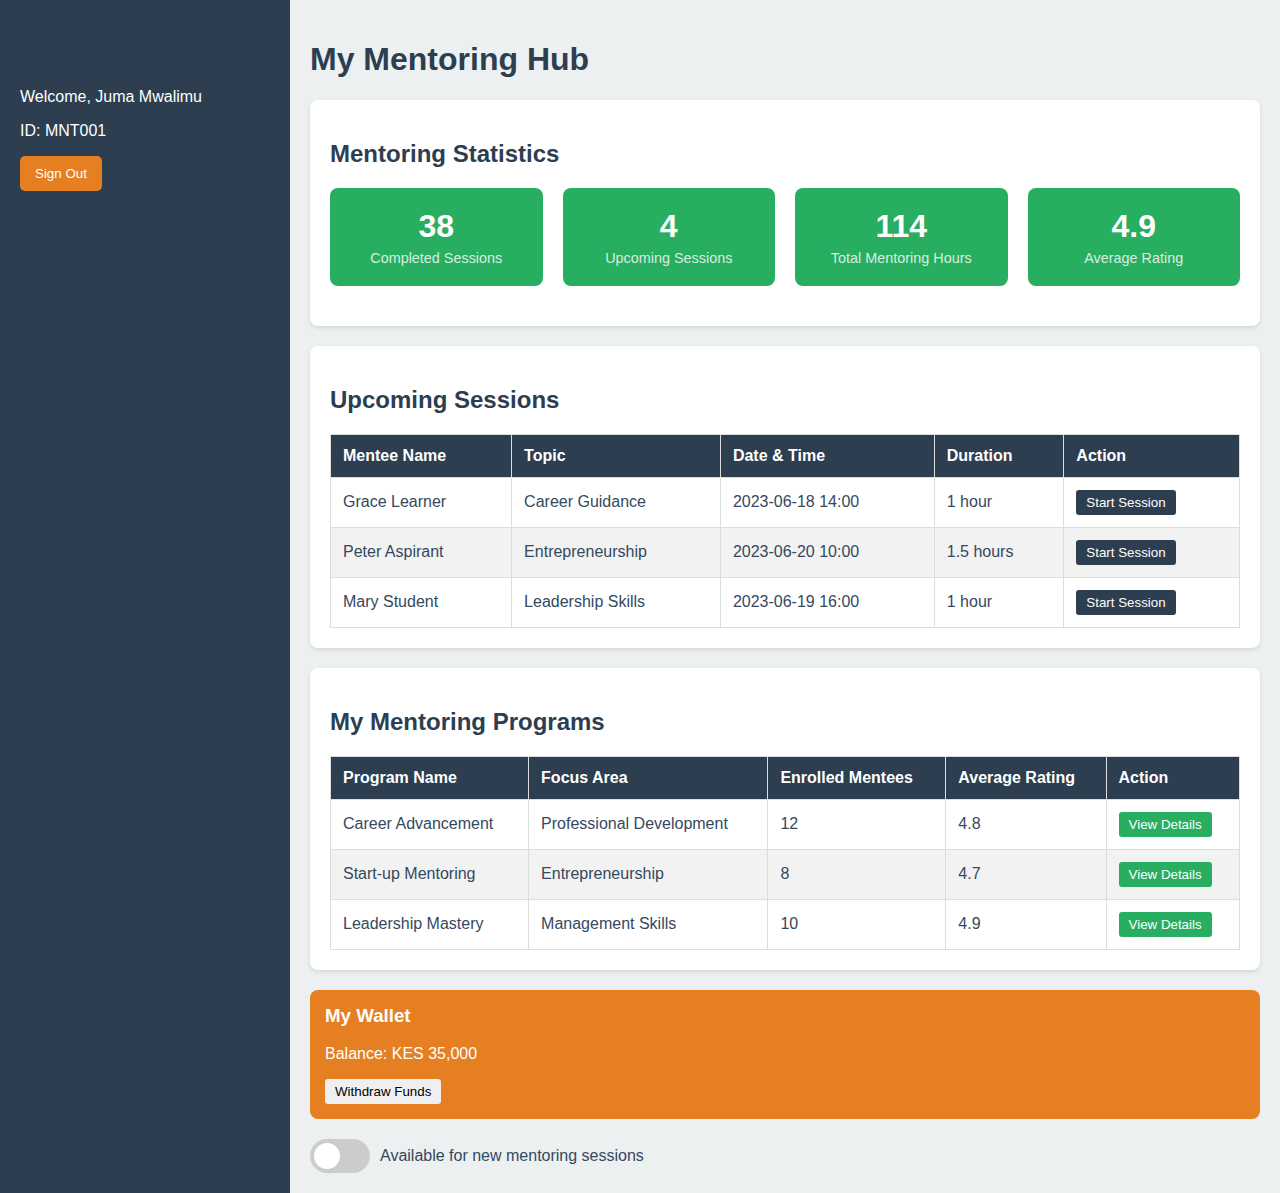
<file: templates/mentor.html>
<html><head>
  <meta charset="UTF-8">
  <meta name="viewport" content="width=device-width, initial-scale=1.0">
  <title>Mwalimu Link: Mentor Dashboard</title>
  <style>
    :root {
      --primary-color: #2c3e50;
      --secondary-color: #27ae60;
      --accent-color: #e67e22;
      --background-color: #ecf0f1;
      --text-color: #34495e;
    }
    
    body {
      font-family: 'Roboto', Arial, sans-serif;
      margin: 0;
      padding: 0;
      background-color: var(--background-color);
      color: var(--text-color);
    }
    
    .container {
      display: flex;
      min-height: 100vh;
    }
    
    .sidebar {
      width: 250px;
      background-color: var(--primary-color);
      color: white;
      padding: 20px;
    }
    
    .main-content {
      flex-grow: 1;
      padding: 20px;
      overflow-y: auto;
    }
    
    .mentor-info {
      margin-bottom: 20px;
    }
    
    .sign-out {
      background-color: var(--accent-color);
      color: white;
      border: none;
      padding: 10px 15px;
      cursor: pointer;
      border-radius: 5px;
      transition: background-color 0.3s;
    }
    
    .sign-out:hover {
      background-color: #d35400;
    }
    
    h1, h2 {
      color: var(--primary-color);
    }
    
    .dashboard-section {
      background-color: white;
      border-radius: 8px;
      padding: 20px;
      margin-bottom: 20px;
      box-shadow: 0 2px 4px rgba(0,0,0,0.1);
    }
    
    .stats-grid {
      display: grid;
      grid-template-columns: repeat(auto-fit, minmax(200px, 1fr));
      gap: 20px;
      margin-bottom: 20px;
    }
    
    .stat-card {
      background-color: var(--secondary-color);
      color: white;
      padding: 20px;
      border-radius: 8px;
      text-align: center;
      transition: transform 0.3s ease;
    }
    
    .stat-card:hover {
      transform: translateY(-5px);
    }
    
    .stat-card h3 {
      margin: 0;
      font-size: 2em;
    }
    
    .stat-card p {
      margin: 5px 0 0;
      font-size: 0.9em;
      opacity: 0.8;
    }
    
    table {
      width: 100%;
      border-collapse: collapse;
      margin-top: 20px;
    }
    
    th, td {
      border: 1px solid #ddd;
      padding: 12px;
      text-align: left;
    }
    
    th {
      background-color: var(--primary-color);
      color: white;
    }
    
    tr:nth-child(even) {
      background-color: #f2f2f2;
    }
    
    .action-btn {
      padding: 5px 10px;
      border: none;
      border-radius: 3px;
      cursor: pointer;
      transition: background-color 0.3s;
    }
    
    .view-btn {
      background-color: var(--secondary-color);
      color: white;
    }
    
    .view-btn:hover {
      background-color: #219653;
    }
    
    .start-btn {
      background-color: var(--primary-color);
      color: white;
    }
    
    .start-btn:hover {
      background-color: #34495e;
    }
    
    .wallet-info {
      background-color: var(--accent-color);
      color: white;
      padding: 15px;
      border-radius: 8px;
      margin-top: 20px;
    }
    
    .wallet-info h3 {
      margin-top: 0;
    }
    
    .availability-toggle {
      display: flex;
      align-items: center;
      margin-top: 20px;
    }
    
    .switch {
      position: relative;
      display: inline-block;
      width: 60px;
      height: 34px;
      margin-right: 10px;
    }
    
    .switch input {
      opacity: 0;
      width: 0;
      height: 0;
    }
    
    .slider {
      position: absolute;
      cursor: pointer;
      top: 0;
      left: 0;
      right: 0;
      bottom: 0;
      background-color: #ccc;
      transition: .4s;
      border-radius: 34px;
    }
    
    .slider:before {
      position: absolute;
      content: "";
      height: 26px;
      width: 26px;
      left: 4px;
      bottom: 4px;
      background-color: white;
      transition: .4s;
      border-radius: 50%;
    }
    
    input:checked + .slider {
      background-color: var(--secondary-color);
    }
    
    input:checked + .slider:before {
      transform: translateX(26px);
    }
  
    @keyframes pulse {
      0% {
        box-shadow: 0 0 0 0 rgba(39, 174, 96, 0.7);
      }
      70% {
        box-shadow: 0 0 0 10px rgba(39, 174, 96, 0);
      }
      100% {
        box-shadow: 0 0 0 0 rgba(39, 174, 96, 0);
      }
    }
  
    .pulse {
      animation: pulse 2s infinite;
    }
  </style>
  </head>
  <body>
    <div class="container">
      <div class="sidebar">
        <div class="mentor-info">
          <h2>Mentor Dashboard</h2>
          <p>Welcome, <span id="mentorName">Juma Mwalimu</span></p>
          <p>ID: <span id="mentorId">MNT001</span></p>
          <button class="sign-out" onclick="signOut()">Sign Out</button>
        </div>
      </div>
      <div class="main-content">
        <h1>My Mentoring Hub</h1>
        
        <div class="dashboard-section">
          <h2>Mentoring Statistics</h2>
          <div class="stats-grid">
            <div class="stat-card">
              <h3 id="completedSessions">38</h3>
              <p>Completed Sessions</p>
            </div>
            <div class="stat-card pulse">
              <h3 id="upcomingSessions">4</h3>
              <p>Upcoming Sessions</p>
            </div>
            <div class="stat-card">
              <h3 id="totalHours">114</h3>
              <p>Total Mentoring Hours</p>
            </div>
            <div class="stat-card">
              <h3 id="averageRating">4.9</h3>
              <p>Average Rating</p>
            </div>
          </div>
        </div>
  
        <div class="dashboard-section">
          <h2>Upcoming Sessions</h2>
          <table id="sessionsTable">
            <thead>
              <tr>
                <th>Mentee Name</th>
                <th>Topic</th>
                <th>Date & Time</th>
                <th>Duration</th>
                <th>Action</th>
              </tr>
            </thead>
            <tbody id="sessionsTableBody">
              <!-- Session rows will be dynamically added here -->
            </tbody>
          </table>
        </div>
  
        <div class="dashboard-section">
          <h2>My Mentoring Programs</h2>
          <table id="programsTable">
            <thead>
              <tr>
                <th>Program Name</th>
                <th>Focus Area</th>
                <th>Enrolled Mentees</th>
                <th>Average Rating</th>
                <th>Action</th>
              </tr>
            </thead>
            <tbody id="programsTableBody">
              <!-- Program rows will be dynamically added here -->
            </tbody>
          </table>
        </div>
  
        <div class="wallet-info">
          <h3>My Wallet</h3>
          <p>Balance: <span id="walletBalance">KES 35,000</span></p>
          <button class="action-btn" onclick="withdrawFunds()">Withdraw Funds</button>
        </div>
  
        <div class="availability-toggle">
          <label class="switch">
            <input type="checkbox" id="availabilityToggle" onchange="toggleAvailability()">
            <span class="slider"></span>
          </label>
          <span>Available for new mentoring sessions</span>
        </div>
      </div>
    </div>
  
    <script>
      // Sample data for upcoming sessions
      const upcomingSessions = [
        { mentee: "Grace Learner", topic: "Career Guidance", datetime: "2023-06-18 14:00", duration: "1 hour" },
        { mentee: "Peter Aspirant", topic: "Entrepreneurship", datetime: "2023-06-20 10:00", duration: "1.5 hours" },
        { mentee: "Mary Student", topic: "Leadership Skills", datetime: "2023-06-19 16:00", duration: "1 hour" },
      ];
  
      // Sample data for mentoring programs
      const programs = [
        { name: "Career Advancement", focus: "Professional Development", mentees: 12, rating: 4.8 },
        { name: "Start-up Mentoring", focus: "Entrepreneurship", mentees: 8, rating: 4.7 },
        { name: "Leadership Mastery", focus: "Management Skills", mentees: 10, rating: 4.9 },
      ];
  
      function populateSessionsTable() {
        const tableBody = document.getElementById('sessionsTableBody');
        tableBody.innerHTML = '';
        upcomingSessions.forEach(session => {
          const row = tableBody.insertRow();
          row.insertCell(0).textContent = session.mentee;
          row.insertCell(1).textContent = session.topic;
          row.insertCell(2).textContent = session.datetime;
          row.insertCell(3).textContent = session.duration;
          const actionCell = row.insertCell(4);
          const startButton = document.createElement('button');
          startButton.textContent = 'Start Session';
          startButton.className = 'action-btn start-btn';
          startButton.onclick = () => startSession(session);
          actionCell.appendChild(startButton);
        });
      }
  
      function populateProgramsTable() {
        const tableBody = document.getElementById('programsTableBody');
        tableBody.innerHTML = '';
        programs.forEach(program => {
          const row = tableBody.insertRow();
          row.insertCell(0).textContent = program.name;
          row.insertCell(1).textContent = program.focus;
          row.insertCell(2).textContent = program.mentees;
          row.insertCell(3).textContent = program.rating;
          const actionCell = row.insertCell(4);
          const viewButton = document.createElement('button');
          viewButton.textContent = 'View Details';
          viewButton.className = 'action-btn view-btn';
          viewButton.onclick = () => viewProgramDetails(program);
          actionCell.appendChild(viewButton);
        });
      }
  
      function startSession(session) {
        alert(`Starting mentoring session with ${session.mentee} on ${session.topic}`);
        // Implement session start functionality (e.g., redirect to virtual meeting room)
      }
  
      function viewProgramDetails(program) {
        alert(`Viewing details for ${program.name} mentoring program`);
        // Implement program details view
      }
  
      function signOut() {
        if (confirm("Are you sure you want to sign out?")) {
          alert("You have been signed out.");
          // Redirect to login page or perform other necessary actions
          window.location.href = "/logout";
        }
      }
  
      function withdrawFunds() {
        const amount = prompt("Enter the amount to withdraw (KES):");
        if (amount) {
          alert(`Withdrawal request for KES ${amount} has been submitted. Funds will be sent to your M-Pesa account.`);
          // Implement actual withdrawal functionality
          updateWalletBalance(-amount);
        }
      }
  
      function updateWalletBalance(amount) {
        const balanceElement = document.getElementById('walletBalance');
        const currentBalance = parseInt(balanceElement.textContent.replace('KES ', ''));
        const newBalance = currentBalance + parseInt(amount);
        balanceElement.textContent = `KES ${newBalance}`;
      }
  
      function toggleAvailability() {
        const isAvailable = document.getElementById('availabilityToggle').checked;
        alert(`You are now ${isAvailable ? 'available' : 'unavailable'} for new mentoring sessions.`);
        // Implement availability update in the backend
      }
  
      // Populate tables on load
      window.onload = function() {
        populateSessionsTable();
        populateProgramsTable();
      }
  
      // Simulating real-time updates
      setInterval(() => {
        document.getElementById('completedSessions').textContent = Math.floor(Math.random() * 10) + 35;
        document.getElementById('upcomingSessions').textContent = Math.floor(Math.random() * 3) + 3;
        document.getElementById('totalHours').textContent = Math.floor(Math.random() * 20) + 100;
        document.getElementById('averageRating').textContent = (Math.random() * 0.2 + 4.8).toFixed(1);
      }, 5000);
    </script>
  </body>
  </html>
</file>
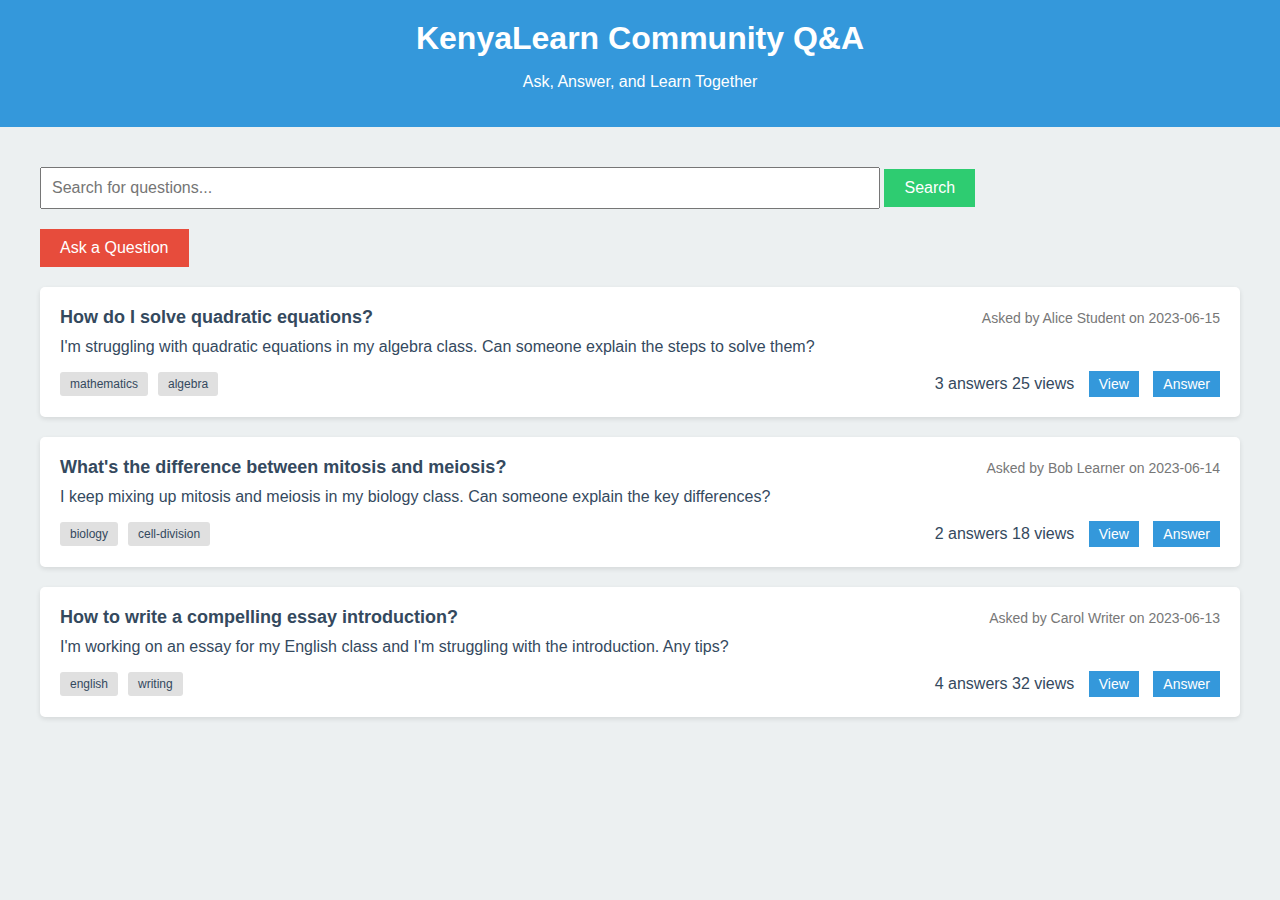
<file: templates/peertopeer.html>
<html><head><base href="https://kenyanp2plearning.com/community/">
<meta charset="UTF-8">
<meta name="viewport" content="width=device-width, initial-scale=1.0">
<title>KenyaLearn: Community Q&A</title>
<style>
  :root {
    --primary-color: #3498db;
    --secondary-color: #2ecc71;
    --accent-color: #e74c3c;
    --background-color: #ecf0f1;
    --text-color: #34495e;
  }
  
  body {
    font-family: 'Segoe UI', Tahoma, Geneva, Verdana, sans-serif;
    margin: 0;
    padding: 0;
    background-color: var(--background-color);
    color: var(--text-color);
  }
  
  .container {
    max-width: 1200px;
    margin: 0 auto;
    padding: 20px;
  }
  
  header {
    background-color: var(--primary-color);
    color: white;
    padding: 20px 0;
    text-align: center;
  }
  
  h1, h2, h3 {
    margin: 0;
  }
  
  .search-bar {
    margin: 20px 0;
  }
  
  .search-bar input {
    width: 70%;
    padding: 10px;
    font-size: 16px;
  }
  
  .search-bar button {
    padding: 10px 20px;
    font-size: 16px;
    background-color: var(--secondary-color);
    color: white;
    border: none;
    cursor: pointer;
  }
  
  .ask-question {
    margin-bottom: 20px;
  }
  
  .ask-question button {
    padding: 10px 20px;
    font-size: 16px;
    background-color: var(--accent-color);
    color: white;
    border: none;
    cursor: pointer;
  }
  
  .question-list {
    list-style-type: none;
    padding: 0;
  }
  
  .question-item {
    background-color: white;
    margin-bottom: 20px;
    padding: 20px;
    border-radius: 5px;
    box-shadow: 0 2px 5px rgba(0,0,0,0.1);
  }
  
  .question-header {
    display: flex;
    justify-content: space-between;
    align-items: center;
    margin-bottom: 10px;
  }
  
  .question-title {
    font-size: 18px;
    font-weight: bold;
  }
  
  .question-meta {
    font-size: 14px;
    color: #777;
  }
  
  .question-body {
    margin-bottom: 15px;
  }
  
  .question-footer {
    display: flex;
    justify-content: space-between;
    align-items: center;
  }
  
  .question-tags {
    display: flex;
    gap: 10px;
  }
  
  .tag {
    background-color: #e0e0e0;
    padding: 5px 10px;
    border-radius: 3px;
    font-size: 12px;
  }
  
  .question-actions button {
    margin-left: 10px;
    padding: 5px 10px;
    background-color: var(--primary-color);
    color: white;
    border: none;
    cursor: pointer;
    font-size: 14px;
  }
  
  .modal {
    display: none;
    position: fixed;
    z-index: 1;
    left: 0;
    top: 0;
    width: 100%;
    height: 100%;
    overflow: auto;
    background-color: rgba(0,0,0,0.4);
  }
  
  .modal-content {
    background-color: #fefefe;
    margin: 15% auto;
    padding: 20px;
    border: 1px solid #888;
    width: 80%;
    max-width: 600px;
  }
  
  .close {
    color: #aaa;
    float: right;
    font-size: 28px;
    font-weight: bold;
    cursor: pointer;
  }
  
  .close:hover,
  .close:focus {
    color: black;
    text-decoration: none;
    cursor: pointer;
  }
  
  #questionForm textarea,
  #questionForm input[type="text"] {
    width: 100%;
    padding: 10px;
    margin-bottom: 10px;
    font-size: 16px;
  }
  
  #questionForm button {
    padding: 10px 20px;
    font-size: 16px;
    background-color: var(--secondary-color);
    color: white;
    border: none;
    cursor: pointer;
  }
</style>
</head>
<body>
  <header>
    <h1>KenyaLearn Community Q&A</h1>
    <p>Ask, Answer, and Learn Together</p>
  </header>

  <div class="container">
    <div class="search-bar">
      <input type="text" placeholder="Search for questions...">
      <button onclick="searchQuestions()">Search</button>
    </div>

    <div class="ask-question">
      <button onclick="openQuestionModal()">Ask a Question</button>
    </div>

    <ul class="question-list" id="questionList">
      <!-- Questions will be dynamically added here -->
    </ul>
  </div>

  <div id="questionModal" class="modal">
    <div class="modal-content">
      <span class="close" onclick="closeQuestionModal()">&times;</span>
      <h2>Ask a Question</h2>
      <form id="questionForm">
        <input type="text" id="questionTitle" placeholder="Enter your question title" required>
        <textarea id="questionBody" rows="5" placeholder="Describe your question in detail" required></textarea>
        <input type="text" id="questionTags" placeholder="Enter tags (comma-separated)">
        <button type="submit">Post Question</button>
      </form>
    </div>
  </div>

  <script>
    // Sample questions data
    let questions = [
      {
        id: 1,
        title: "How do I solve quadratic equations?",
        body: "I'm struggling with quadratic equations in my algebra class. Can someone explain the steps to solve them?",
        author: "Alice Student",
        date: "2023-06-15",
        tags: ["mathematics", "algebra"],
        answers: 3,
        views: 25
      },
      {
        id: 2,
        title: "What's the difference between mitosis and meiosis?",
        body: "I keep mixing up mitosis and meiosis in my biology class. Can someone explain the key differences?",
        author: "Bob Learner",
        date: "2023-06-14",
        tags: ["biology", "cell-division"],
        answers: 2,
        views: 18
      },
      {
        id: 3,
        title: "How to write a compelling essay introduction?",
        body: "I'm working on an essay for my English class and I'm struggling with the introduction. Any tips?",
        author: "Carol Writer",
        date: "2023-06-13",
        tags: ["english", "writing"],
        answers: 4,
        views: 32
      }
    ];

    function displayQuestions() {
      const questionList = document.getElementById('questionList');
      questionList.innerHTML = '';

      questions.forEach(question => {
        const li = document.createElement('li');
        li.className = 'question-item';
        li.innerHTML = `
          <div class="question-header">
            <span class="question-title">${question.title}</span>
            <span class="question-meta">Asked by ${question.author} on ${question.date}</span>
          </div>
          <div class="question-body">${question.body}</div>
          <div class="question-footer">
            <div class="question-tags">
              ${question.tags.map(tag => `<span class="tag">${tag}</span>`).join('')}
            </div>
            <div class="question-actions">
              <span>${question.answers} answers</span>
              <span>${question.views} views</span>
              <button onclick="viewQuestion(${question.id})">View</button>
              <button onclick="answerQuestion(${question.id})">Answer</button>
            </div>
          </div>
        `;
        questionList.appendChild(li);
      });
    }

    function searchQuestions() {
      const searchTerm = document.querySelector('.search-bar input').value.toLowerCase();
      const filteredQuestions = questions.filter(question => 
        question.title.toLowerCase().includes(searchTerm) || 
        question.body.toLowerCase().includes(searchTerm) ||
        question.tags.some(tag => tag.toLowerCase().includes(searchTerm))
      );
      questions = filteredQuestions;
      displayQuestions();
    }

    function openQuestionModal() {
      document.getElementById('questionModal').style.display = 'block';
    }

    function closeQuestionModal() {
      document.getElementById('questionModal').style.display = 'none';
    }

    document.getElementById('questionForm').addEventListener('submit', function(e) {
      e.preventDefault();
      const title = document.getElementById('questionTitle').value;
      const body = document.getElementById('questionBody').value;
      const tags = document.getElementById('questionTags').value.split(',').map(tag => tag.trim());

      const newQuestion = {
        id: questions.length + 1,
        title: title,
        body: body,
        author: "Current User", // Replace with actual user name
        date: new Date().toISOString().split('T')[0],
        tags: tags,
        answers: 0,
        views: 0
      };

      questions.unshift(newQuestion);
      displayQuestions();
      closeQuestionModal();
    });

    function viewQuestion(id) {
      // Implement view question functionality
      alert(`Viewing question ${id}`);
      // This could open a new page or modal with the full question and its answers
    }

    function answerQuestion(id) {
      // Implement answer question functionality
      alert(`Answering question ${id}`);
      // This could open a modal or form for submitting an answer
    }

    // Initial display of questions
    displayQuestions();

    // Simulating real-time updates
    setInterval(() => {
      // Randomly update view count for a question
      const randomIndex = Math.floor(Math.random() * questions.length);
      questions[randomIndex].views += 1;
      displayQuestions();
    }, 5000);
  </script>
</body></html>
</file>
<file: static/style/style.css>
@import url();

:root {
    --primary-color: #3498db;
    --secondary-color: #2ecc71;
    --accent-color: #e74c3c;
    --background-color: #ecf0f1;
    --text-color: #34495e;
  }
  
  body {
    font-family: 'Segoe UI', Tahoma, Geneva, Verdana, sans-serif;
    margin: 0;
    padding: 0;
    background-color: var(--background-color);
    color: var(--text-color);
  }
  
  .container {
    display: flex;
    min-height: 100vh;
  }
  
  .sidebar {
    width: 250px;
    background-color: var(--primary-color);
    color: white;
    padding: 20px;
  }
  
  .main-content {
    flex-grow: 1;
    padding: 20px;
    overflow-y: auto;
  }
  
  .admin-info {
    margin-bottom: 20px;
  }
  
  .sign-out {
    background-color: var(--accent-color);
    color: white;
    border: none;
    padding: 10px 15px;
    cursor: pointer;
    border-radius: 5px;
    transition: background-color 0.3s;
  }
  
  .sign-out:hover {
    background-color: #c0392b;
  }
  
  h1, h2 {
    color: var(--primary-color);
  }
  
  .dashboard-section {
    background-color: white;
    border-radius: 8px;
    padding: 20px;
    margin-bottom: 20px;
    box-shadow: 0 2px 4px rgba(0,0,0,0.1);
  }
  
  .stats-grid {
    display: grid;
    grid-template-columns: repeat(auto-fit, minmax(200px, 1fr));
    gap: 20px;
    margin-bottom: 20px;
  }
  
  .stat-card {
    background-color: var(--primary-color);
    color: white;
    padding: 20px;
    border-radius: 8px;
    text-align: center;
  }
  
  .stat-card h3 {
    margin: 0;
    font-size: 2em;
  }
  
  .stat-card p {
    margin: 5px 0 0;
    font-size: 0.9em;
    opacity: 0.8;
  }
  
  table {
    width: 100%;
    border-collapse: collapse;
    margin-top: 20px;
  }
  
  th, td {
    border: 1px solid #ddd;
    padding: 12px;
    text-align: left;
  }
  
  th {
    background-color: var(--primary-color);
    color: white;
  }
  
  tr:nth-child(even) {
    background-color: #f2f2f2;
  }
  
  .action-btn {
    padding: 5px 10px;
    border: none;
    border-radius: 3px;
    cursor: pointer;
    transition: background-color 0.3s;
  }
  
  .view-btn {
    background-color: var(--secondary-color);
    color: white;
  }
  
  .view-btn:hover {
    background-color: #27ae60;
  }
  
  .blockchain-info {
    background-color: #3498db;
    color: white;
    padding: 15px;
    border-radius: 8px;
    margin-top: 20px;
  }
  
  .blockchain-info h3 {
    margin-top: 0;
  }
  
  .blockchain-stats {
    display: flex;
    justify-content: space-between;
  }
  
  .blockchain-stat {
    text-align: center;
  }
  
  .blockchain-stat span {
    font-size: 1.2em;
    font-weight: bold;
  }
</file>
